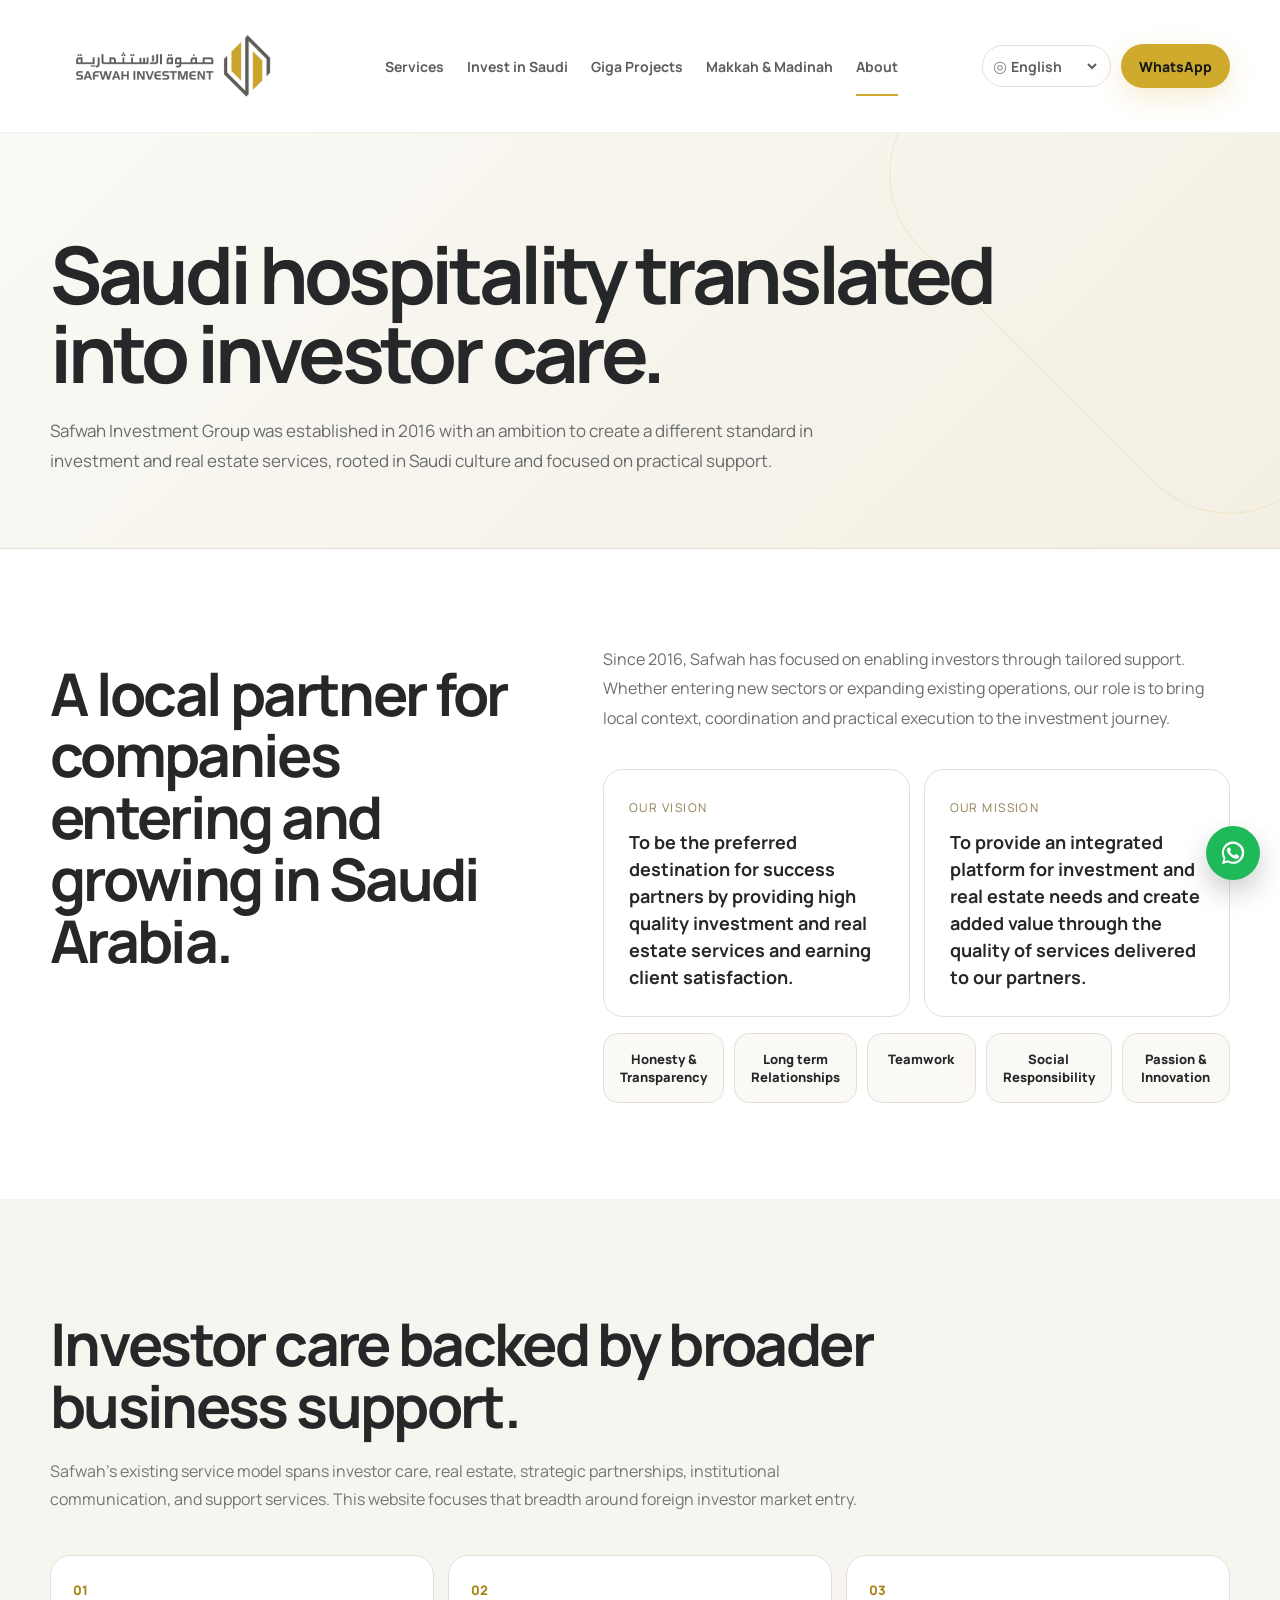
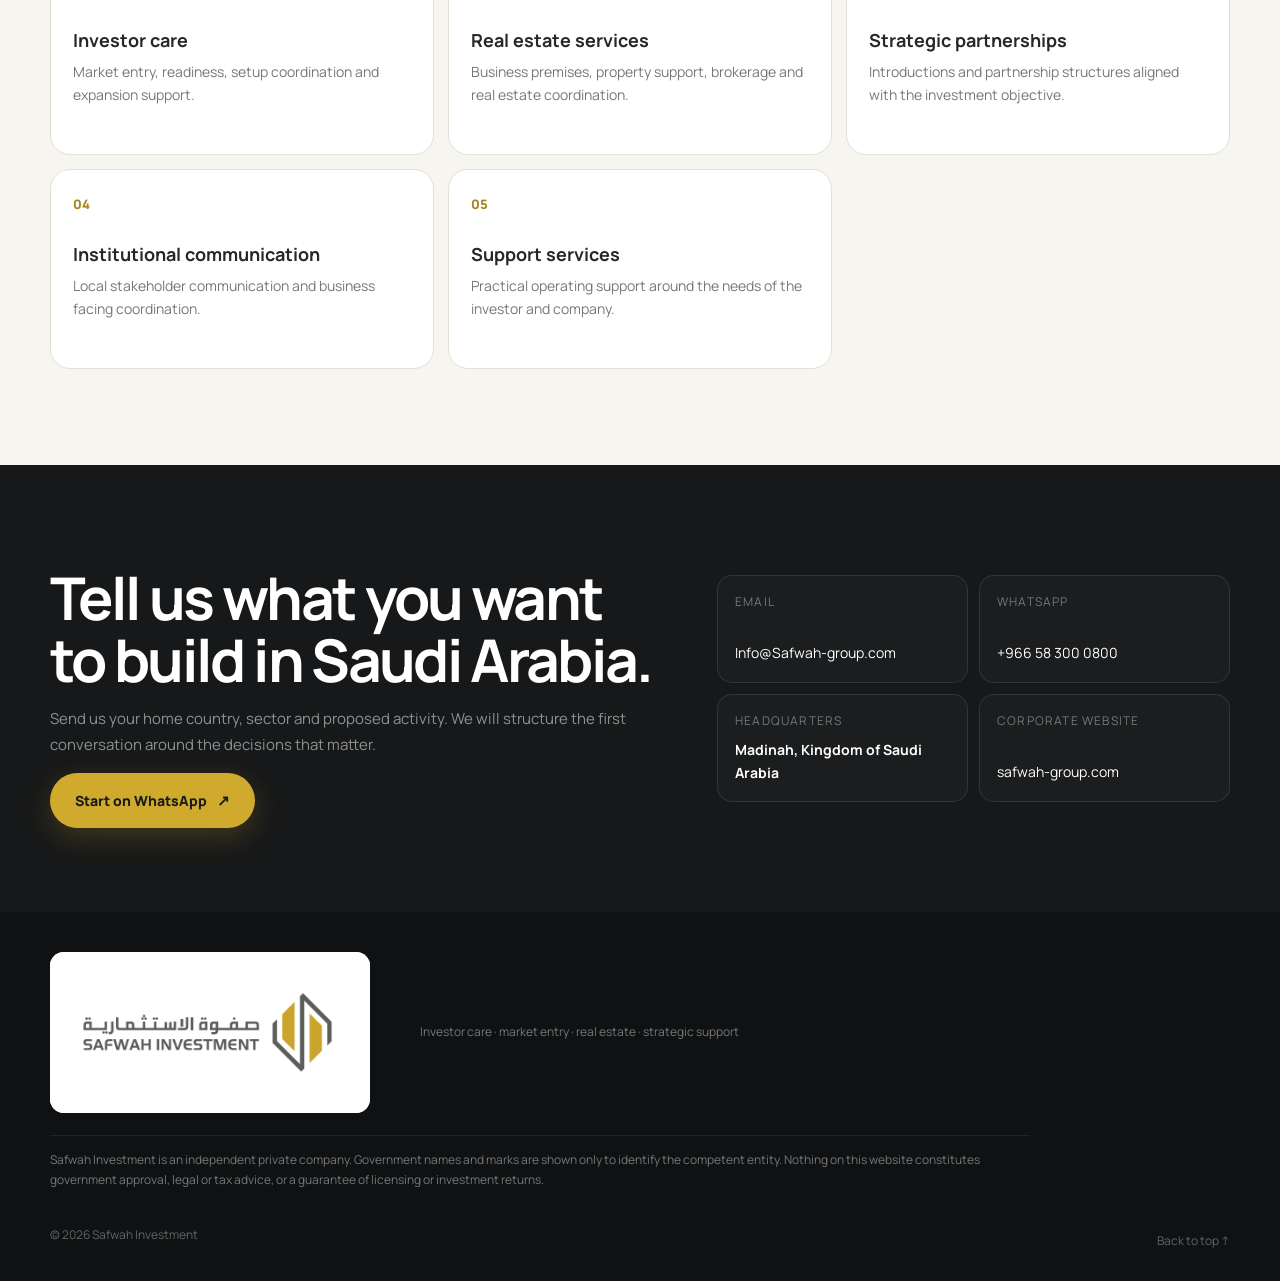
<file: about.html>
<!doctype html><html lang="en" dir="ltr"><head><meta charset="utf-8"><meta name="viewport" content="width=device-width,initial-scale=1,viewport-fit=cover"><meta name="theme-color" content="#5e5d5c"><meta name="description" content="Safwah Investment Group: Saudi-rooted investor care, investment and real-estate support since 2016."><meta property="og:title" content="About Safwah Investment"><meta property="og:description" content="Safwah Investment Group: Saudi-rooted investor care, investment and real-estate support since 2016."><meta property="og:type" content="website"><link rel="icon" type="image/svg+xml" href="assets/img/favicon.svg"><link rel="preconnect" href="https://fonts.googleapis.com"><link rel="preconnect" href="https://fonts.gstatic.com" crossorigin><link href="https://fonts.googleapis.com/css2?family=Manrope:wght@400;500;600;700;800&family=Noto+Kufi+Arabic:wght@400;500;600;700&display=swap" rel="stylesheet"><link rel="stylesheet" href="assets/css/styles.css?v=20260824f"><title>About Safwah Investment</title></head><body data-page="about"><a class="skip-link" href="#main">Skip to content</a>
<header class="site-header" id="top"><div class="shell header-row">
<a class="brand" href="index.html" aria-label="Safwah Investment"><img src="assets/img/safwah-logo-original.png?v=20260824b" alt="Safwah Investment" width="1456" height="732"></a>
<nav class="desktop-nav" aria-label="Primary navigation"><a href="services.html" class="" data-i18n="nav.services">Services</a><a href="invest-saudi.html" class="" data-i18n="nav.invest">Invest in Saudi</a><a href="giga-projects.html" class="" data-i18n="nav.projects">Giga Projects</a><a href="haramain.html" class="" data-i18n="nav.haramain">Makkah & Madinah</a><a href="about.html" class="active" data-i18n="nav.about">About</a></nav>
<div class="header-actions"><label class="language-control"><span class="globe" aria-hidden="true">◎</span><select id="languageSelect" aria-label="Select language"><option value="en">English</option><option value="ar">العربية</option><option value="ru">Русский</option><option value="zh">简体中文</option><option value="tr">Türkçe</option><option value="bn">বাংলা</option><option value="hi">हिन्दी</option><option value="ur">اردو</option><option value="pt">Português</option><option value="ko">한국어</option></select></label><a class="button button-sm button-primary whatsapp-top" data-whatsapp href="#" target="_blank" rel="noopener" data-i18n="nav.whatsapp">WhatsApp</a><button class="menu-button" id="menuButton" aria-label="Open menu" aria-expanded="false"><span></span><span></span><span></span></button></div>
</div><div class="mobile-menu" id="mobileMenu"><a href="services.html" data-i18n="nav.services">Services</a><a href="invest-saudi.html" data-i18n="nav.invest">Invest in Saudi</a><a href="giga-projects.html" data-i18n="nav.projects">Giga Projects</a><a href="haramain.html" data-i18n="nav.haramain">Makkah & Madinah</a><a href="about.html" data-i18n="nav.about">About</a></div></header><main id="main"><section class="page-hero"><div class="shell reveal"><div class="eyebrow"><span></span><span data-i18n="about.eyebrow">Safwah Investment</span></div><h1 data-i18n="about.title">Saudi hospitality translated into investor care.</h1><p data-i18n="about.lead">Safwah Investment Group was established in 2016 with an ambition to create a different standard in investment and real-estate services, rooted in Saudi culture and focused on practical support.</p></div></section><section class="section"><div class="shell about-grid"><div class="section-heading reveal"><div class="eyebrow"><span></span><span data-i18n="about.storyEyebrow">Our story</span></div><h2 data-i18n="about.storyTitle">A local partner for companies entering and growing in Saudi Arabia.</h2></div><div class="reveal"><p class="about-story" data-i18n="about.story">Since 2016, Safwah has focused on enabling investors through tailored support. Whether entering new sectors or expanding existing operations, our role is to bring local context, coordination and practical execution to the investment journey.</p><div class="statement-grid"><article class="statement-card"><span data-i18n="about.visionLabel">Our vision</span><h3 data-i18n="about.vision">To be the preferred destination for success partners by providing high-quality investment and real-estate services and earning client satisfaction.</h3></article><article class="statement-card"><span data-i18n="about.missionLabel">Our mission</span><h3 data-i18n="about.mission">To provide an integrated platform for investment and real-estate needs and create added value through the quality of services delivered to our partners.</h3></article></div><div class="values-grid" id="valuesGrid"></div></div></div></section><section class="section section-soft"><div class="shell"><div class="section-heading reveal"><div class="eyebrow"><span></span><span data-i18n="about.capabilitiesEyebrow">Capabilities</span></div><h2 data-i18n="about.capabilitiesTitle">Investor care backed by broader business support.</h2><p data-i18n="about.capabilitiesLead">Safwah’s existing service model spans investor care, real estate, strategic partnerships, institutional communication, and support services. This website focuses that breadth around foreign-investor market entry.</p></div><div class="opportunity-grid" id="aboutCapabilities"></div></div></section></main><section class="contact-section"><div class="shell contact-grid"><div class="contact-copy reveal"><div class="eyebrow light"><span></span><span data-i18n="contact.eyebrow">Start your journey</span></div><h2 data-i18n="contact.title">Tell us what you want to build in Saudi Arabia.</h2><p data-i18n="contact.lead">Send us your home country, sector and proposed activity. We will structure the first conversation around the decisions that matter.</p><a class="button button-gold button-large" data-whatsapp href="#" target="_blank" rel="noopener"><span data-i18n="contact.cta">Start on WhatsApp</span><span class="arrow">↗</span></a></div><div class="contact-details reveal"><div><span data-i18n="contact.emailLabel">Email</span><a href="mailto:Info@Safwah-group.com">Info@Safwah-group.com</a></div><div><span data-i18n="contact.whatsappLabel">WhatsApp</span><a data-whatsapp href="#" target="_blank" rel="noopener">+966 58 300 0800</a></div><div><span data-i18n="contact.hqLabel">Headquarters</span><strong data-i18n="contact.hq">Madinah, Kingdom of Saudi Arabia</strong></div><div><span data-i18n="contact.websiteLabel">Corporate website</span><a href="https://safwah-group.com/" target="_blank" rel="noopener">safwah-group.com</a></div></div></div></section>
<footer class="site-footer"><div class="shell footer-grid"><img src="assets/img/safwah-logo-original.png?v=20260824b" alt="Safwah Investment" class="footer-logo" width="1456" height="732"><p data-i18n="footer.copy">Investor care · market entry · real estate · strategic support</p><p class="footer-legal" data-i18n="footer.legal">Safwah Investment is an independent private company. Government names and marks are shown only to identify the competent entity. Nothing on this website constitutes government approval, legal or tax advice, or a guarantee of licensing or investment returns.</p><div class="footer-bottom"><span>© 2026 Safwah Investment</span><a href="#top" data-i18n="footer.back">Back to top ↑</a></div></div></footer>
<a class="floating-whatsapp" data-whatsapp href="#" target="_blank" rel="noopener" aria-label="WhatsApp Safwah Investment"><svg viewBox="0 0 32 32" aria-hidden="true"><path d="M16 3a12.6 12.6 0 0 0-10.9 19L3.5 28.5l6.7-1.6A12.7 12.7 0 1 0 16 3Zm0 22.9a10.2 10.2 0 0 1-5.2-1.4l-.4-.2-4 .9 1-3.9-.3-.4a10.2 10.2 0 1 1 8.9 5Zm5.6-7.7c-.3-.2-1.8-.9-2.1-1-.3-.1-.5-.2-.7.2-.2.3-.8 1-1 1.2-.2.2-.4.2-.7.1-1.9-.9-3.2-1.7-4.4-3.8-.3-.5.3-.5.9-1.8.1-.2.1-.4 0-.6-.1-.2-.7-1.7-1-2.3-.3-.6-.5-.5-.7-.5h-.6c-.2 0-.6.1-.9.4-.3.3-1.2 1.2-1.2 2.9s1.2 3.4 1.4 3.6c.2.2 2.4 3.7 5.9 5.2.8.4 1.5.6 2 .7.8.3 1.6.2 2.2.1.7-.1 1.8-.7 2-1.4.3-.7.3-1.3.2-1.4-.1-.2-.3-.3-.6-.4Z"/></svg></a><script src="assets/js/app.js"></script><script src="assets/js/text-polish.js?v=20260824d"></script></body></html>
</file>
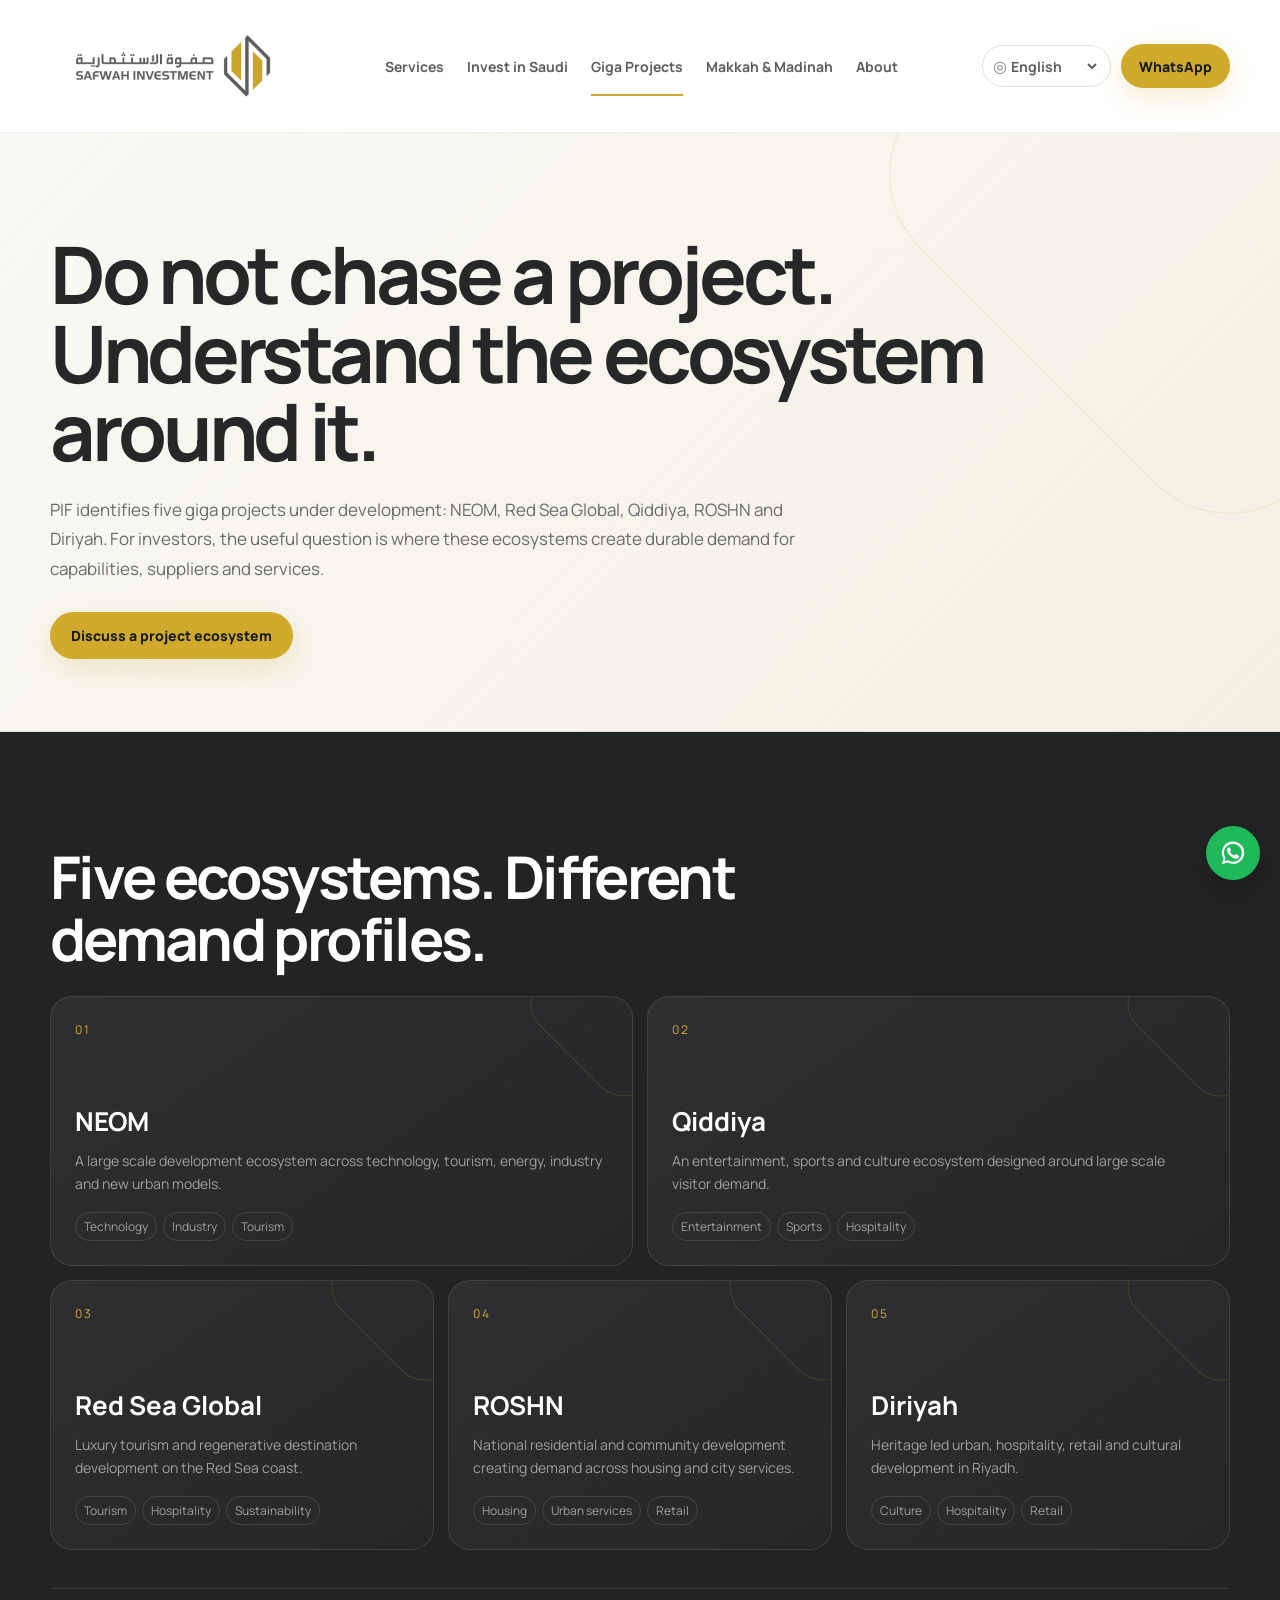
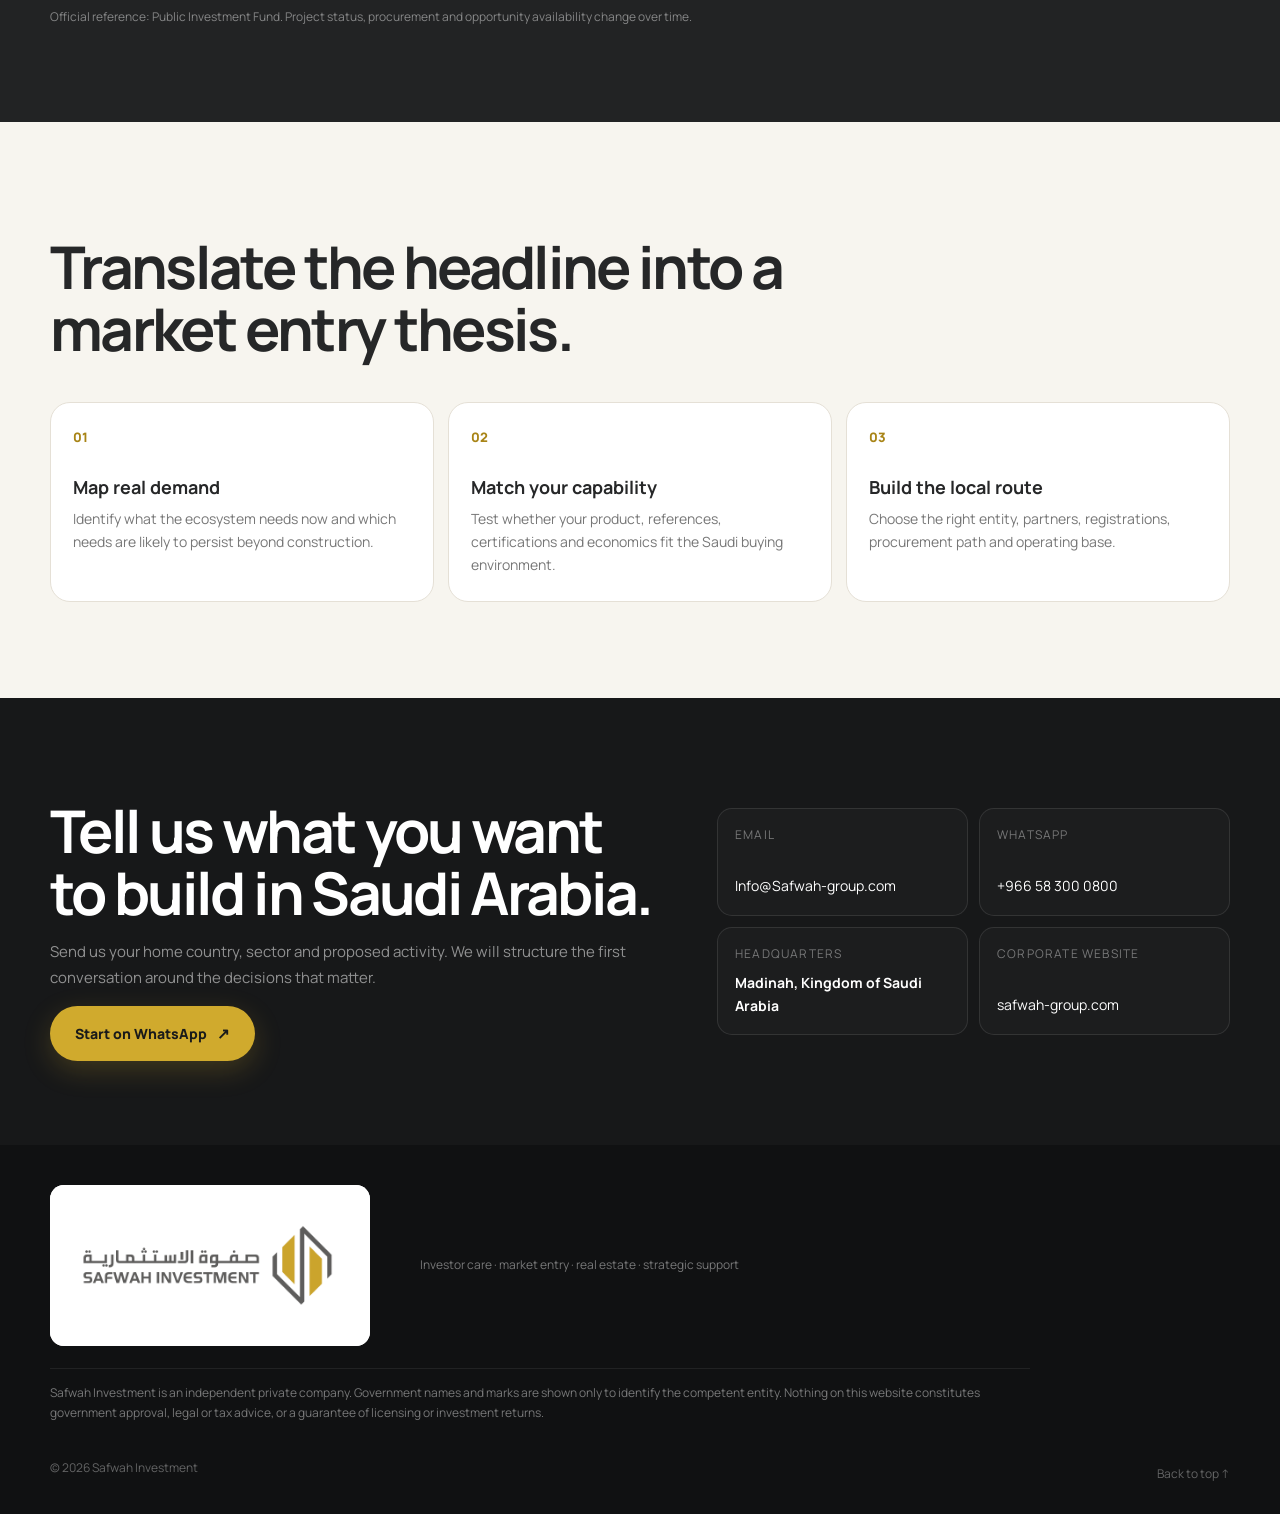
<file: giga-projects.html>
<!doctype html><html lang="en" dir="ltr"><head><meta charset="utf-8"><meta name="viewport" content="width=device-width,initial-scale=1,viewport-fit=cover"><meta name="theme-color" content="#5e5d5c"><meta name="description" content="Understand opportunity ecosystems around Saudi Arabia’s PIF giga-projects."><meta property="og:title" content="Saudi Giga Projects — Safwah Investment"><meta property="og:description" content="Understand opportunity ecosystems around Saudi Arabia’s PIF giga-projects."><meta property="og:type" content="website"><link rel="icon" type="image/svg+xml" href="assets/img/favicon.svg"><link rel="preconnect" href="https://fonts.googleapis.com"><link rel="preconnect" href="https://fonts.gstatic.com" crossorigin><link href="https://fonts.googleapis.com/css2?family=Manrope:wght@400;500;600;700;800&family=Noto+Kufi+Arabic:wght@400;500;600;700&display=swap" rel="stylesheet"><link rel="stylesheet" href="assets/css/styles.css?v=20260824f"><title>Saudi Giga Projects — Safwah Investment</title></head><body data-page="projects"><a class="skip-link" href="#main">Skip to content</a>
<header class="site-header" id="top"><div class="shell header-row">
<a class="brand" href="index.html" aria-label="Safwah Investment"><img src="assets/img/safwah-logo-original.png?v=20260824b" alt="Safwah Investment" width="1456" height="732"></a>
<nav class="desktop-nav" aria-label="Primary navigation"><a href="services.html" class="" data-i18n="nav.services">Services</a><a href="invest-saudi.html" class="" data-i18n="nav.invest">Invest in Saudi</a><a href="giga-projects.html" class="active" data-i18n="nav.projects">Giga Projects</a><a href="haramain.html" class="" data-i18n="nav.haramain">Makkah & Madinah</a><a href="about.html" class="" data-i18n="nav.about">About</a></nav>
<div class="header-actions"><label class="language-control"><span class="globe" aria-hidden="true">◎</span><select id="languageSelect" aria-label="Select language"><option value="en">English</option><option value="ar">العربية</option><option value="ru">Русский</option><option value="zh">简体中文</option><option value="tr">Türkçe</option><option value="bn">বাংলা</option><option value="hi">हिन्दी</option><option value="ur">اردو</option><option value="pt">Português</option><option value="ko">한국어</option></select></label><a class="button button-sm button-primary whatsapp-top" data-whatsapp href="#" target="_blank" rel="noopener" data-i18n="nav.whatsapp">WhatsApp</a><button class="menu-button" id="menuButton" aria-label="Open menu" aria-expanded="false"><span></span><span></span><span></span></button></div>
</div><div class="mobile-menu" id="mobileMenu"><a href="services.html" data-i18n="nav.services">Services</a><a href="invest-saudi.html" data-i18n="nav.invest">Invest in Saudi</a><a href="giga-projects.html" data-i18n="nav.projects">Giga Projects</a><a href="haramain.html" data-i18n="nav.haramain">Makkah & Madinah</a><a href="about.html" data-i18n="nav.about">About</a></div></header><main id="main"><section class="page-hero"><div class="shell reveal"><div class="eyebrow"><span></span><span data-i18n="projects.eyebrow">Saudi giga-project ecosystems</span></div><h1 data-i18n="projects.title">Do not chase a project. Understand the ecosystem around it.</h1><p data-i18n="projects.lead">PIF identifies five giga-projects under development: NEOM, Red Sea Global, Qiddiya, ROSHN and Diriyah. For investors, the useful question is where these ecosystems create durable demand for capabilities, suppliers and services.</p><div class="page-actions"><a class="button button-primary" data-whatsapp href="#" target="_blank" rel="noopener" data-i18n="projects.cta">Discuss a project ecosystem</a></div></div></section><section class="section section-dark"><div class="shell"><div class="section-heading reveal"><div class="eyebrow light"><span></span><span data-i18n="projects.mapEyebrow">Opportunity map</span></div><h2 data-i18n="projects.mapTitle">Five ecosystems. Different demand profiles.</h2></div><div class="project-grid" id="projectsGrid"></div><div class="source-box" style="border-color:rgba(255,255,255,.1);color:rgba(255,255,255,.45)"><span data-i18n="projects.sourceNote">Official reference: Public Investment Fund. Project status, procurement and opportunity availability change over time.</span></div></div></section><section class="section section-soft"><div class="shell"><div class="section-heading reveal"><div class="eyebrow"><span></span><span data-i18n="projects.approachEyebrow">Safwah approach</span></div><h2 data-i18n="projects.approachTitle">Translate the headline into a market-entry thesis.</h2></div><div class="opportunity-grid" id="projectApproach"></div></div></section></main><section class="contact-section"><div class="shell contact-grid"><div class="contact-copy reveal"><div class="eyebrow light"><span></span><span data-i18n="contact.eyebrow">Start your journey</span></div><h2 data-i18n="contact.title">Tell us what you want to build in Saudi Arabia.</h2><p data-i18n="contact.lead">Send us your home country, sector and proposed activity. We will structure the first conversation around the decisions that matter.</p><a class="button button-gold button-large" data-whatsapp href="#" target="_blank" rel="noopener"><span data-i18n="contact.cta">Start on WhatsApp</span><span class="arrow">↗</span></a></div><div class="contact-details reveal"><div><span data-i18n="contact.emailLabel">Email</span><a href="mailto:Info@Safwah-group.com">Info@Safwah-group.com</a></div><div><span data-i18n="contact.whatsappLabel">WhatsApp</span><a data-whatsapp href="#" target="_blank" rel="noopener">+966 58 300 0800</a></div><div><span data-i18n="contact.hqLabel">Headquarters</span><strong data-i18n="contact.hq">Madinah, Kingdom of Saudi Arabia</strong></div><div><span data-i18n="contact.websiteLabel">Corporate website</span><a href="https://safwah-group.com/" target="_blank" rel="noopener">safwah-group.com</a></div></div></div></section>
<footer class="site-footer"><div class="shell footer-grid"><img src="assets/img/safwah-logo-original.png?v=20260824b" alt="Safwah Investment" class="footer-logo" width="1456" height="732"><p data-i18n="footer.copy">Investor care · market entry · real estate · strategic support</p><p class="footer-legal" data-i18n="footer.legal">Safwah Investment is an independent private company. Government names and marks are shown only to identify the competent entity. Nothing on this website constitutes government approval, legal or tax advice, or a guarantee of licensing or investment returns.</p><div class="footer-bottom"><span>© 2026 Safwah Investment</span><a href="#top" data-i18n="footer.back">Back to top ↑</a></div></div></footer>
<a class="floating-whatsapp" data-whatsapp href="#" target="_blank" rel="noopener" aria-label="WhatsApp Safwah Investment"><svg viewBox="0 0 32 32" aria-hidden="true"><path d="M16 3a12.6 12.6 0 0 0-10.9 19L3.5 28.5l6.7-1.6A12.7 12.7 0 1 0 16 3Zm0 22.9a10.2 10.2 0 0 1-5.2-1.4l-.4-.2-4 .9 1-3.9-.3-.4a10.2 10.2 0 1 1 8.9 5Zm5.6-7.7c-.3-.2-1.8-.9-2.1-1-.3-.1-.5-.2-.7.2-.2.3-.8 1-1 1.2-.2.2-.4.2-.7.1-1.9-.9-3.2-1.7-4.4-3.8-.3-.5.3-.5.9-1.8.1-.2.1-.4 0-.6-.1-.2-.7-1.7-1-2.3-.3-.6-.5-.5-.7-.5h-.6c-.2 0-.6.1-.9.4-.3.3-1.2 1.2-1.2 2.9s1.2 3.4 1.4 3.6c.2.2 2.4 3.7 5.9 5.2.8.4 1.5.6 2 .7.8.3 1.6.2 2.2.1.7-.1 1.8-.7 2-1.4.3-.7.3-1.3.2-1.4-.1-.2-.3-.3-.6-.4Z"/></svg></a><script src="assets/js/app.js"></script><script src="assets/js/text-polish.js?v=20260824d"></script></body></html>
</file>
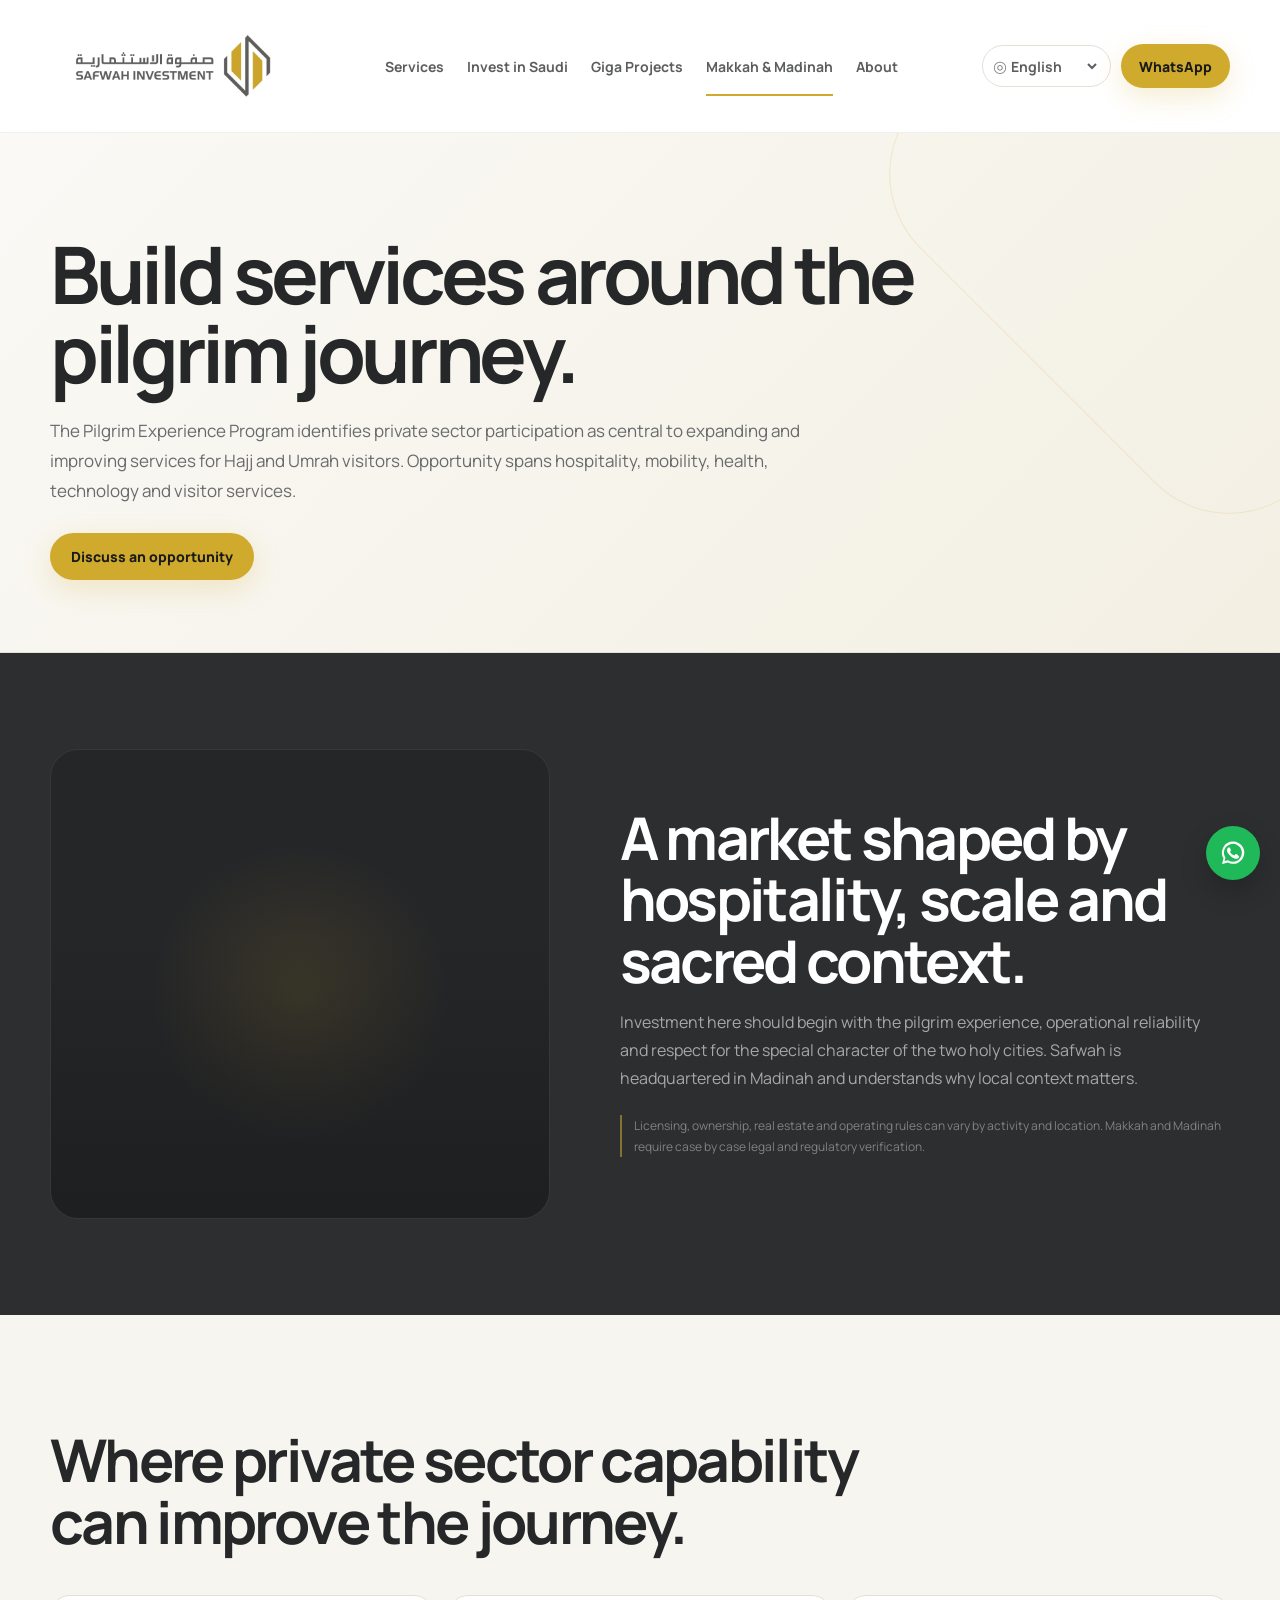
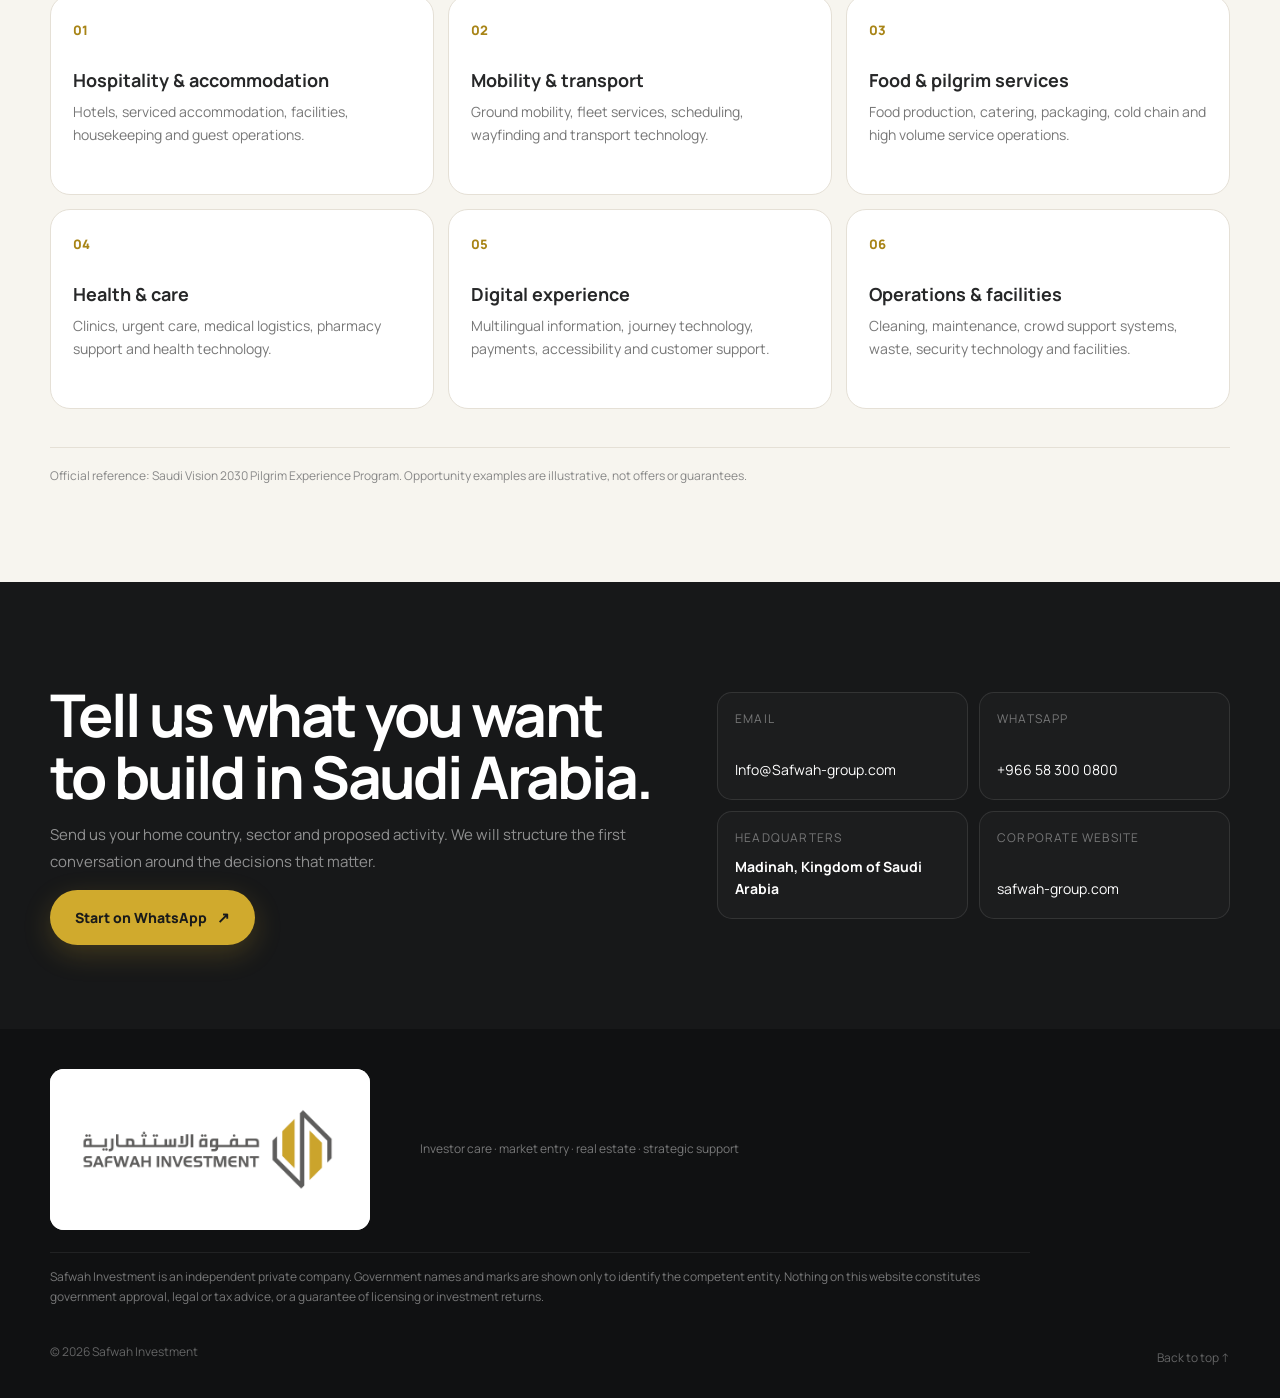
<file: haramain.html>
<!doctype html><html lang="en" dir="ltr"><head><meta charset="utf-8"><meta name="viewport" content="width=device-width,initial-scale=1,viewport-fit=cover"><meta name="theme-color" content="#5e5d5c"><meta name="description" content="Explore investor opportunity themes linked to the pilgrim experience in Makkah and Madinah."><meta property="og:title" content="Makkah & Madinah Opportunities — Safwah Investment"><meta property="og:description" content="Explore investor opportunity themes linked to the pilgrim experience in Makkah and Madinah."><meta property="og:type" content="website"><link rel="icon" type="image/svg+xml" href="assets/img/favicon.svg"><link rel="preconnect" href="https://fonts.googleapis.com"><link rel="preconnect" href="https://fonts.gstatic.com" crossorigin><link href="https://fonts.googleapis.com/css2?family=Manrope:wght@400;500;600;700;800&family=Noto+Kufi+Arabic:wght@400;500;600;700&display=swap" rel="stylesheet"><link rel="stylesheet" href="assets/css/styles.css?v=20260824f"><title>Makkah & Madinah Opportunities — Safwah Investment</title></head><body data-page="haramain"><a class="skip-link" href="#main">Skip to content</a>
<header class="site-header" id="top"><div class="shell header-row">
<a class="brand" href="index.html" aria-label="Safwah Investment"><img src="assets/img/safwah-logo-original.png?v=20260824b" alt="Safwah Investment" width="1456" height="732"></a>
<nav class="desktop-nav" aria-label="Primary navigation"><a href="services.html" class="" data-i18n="nav.services">Services</a><a href="invest-saudi.html" class="" data-i18n="nav.invest">Invest in Saudi</a><a href="giga-projects.html" class="" data-i18n="nav.projects">Giga Projects</a><a href="haramain.html" class="active" data-i18n="nav.haramain">Makkah & Madinah</a><a href="about.html" class="" data-i18n="nav.about">About</a></nav>
<div class="header-actions"><label class="language-control"><span class="globe" aria-hidden="true">◎</span><select id="languageSelect" aria-label="Select language"><option value="en">English</option><option value="ar">العربية</option><option value="ru">Русский</option><option value="zh">简体中文</option><option value="tr">Türkçe</option><option value="bn">বাংলা</option><option value="hi">हिन्दी</option><option value="ur">اردو</option><option value="pt">Português</option><option value="ko">한국어</option></select></label><a class="button button-sm button-primary whatsapp-top" data-whatsapp href="#" target="_blank" rel="noopener" data-i18n="nav.whatsapp">WhatsApp</a><button class="menu-button" id="menuButton" aria-label="Open menu" aria-expanded="false"><span></span><span></span><span></span></button></div>
</div><div class="mobile-menu" id="mobileMenu"><a href="services.html" data-i18n="nav.services">Services</a><a href="invest-saudi.html" data-i18n="nav.invest">Invest in Saudi</a><a href="giga-projects.html" data-i18n="nav.projects">Giga Projects</a><a href="haramain.html" data-i18n="nav.haramain">Makkah & Madinah</a><a href="about.html" data-i18n="nav.about">About</a></div></header><main id="main"><section class="page-hero"><div class="shell reveal"><div class="eyebrow"><span></span><span data-i18n="haramain.eyebrow">Makkah & Madinah</span></div><h1 data-i18n="haramain.title">Build services around the pilgrim journey.</h1><p data-i18n="haramain.lead">The Pilgrim Experience Program identifies private-sector participation as central to expanding and improving services for Hajj and Umrah visitors. Opportunity spans hospitality, mobility, health, technology and visitor services.</p><div class="page-actions"><a class="button button-primary" data-whatsapp href="#" target="_blank" rel="noopener" data-i18n="haramain.cta">Discuss an opportunity</a></div></div></section><section class="section haramain-band"><div class="shell haramain-grid"><div class="haramain-art reveal"><svg viewBox="0 0 720 470" fill="none" aria-hidden="true"><path d="M93 377h534M148 377V253h94v124M478 377V253h94v124M242 377V210h236v167M282 210v-56h156v56M319 154V91h82v63" stroke="#D0AA2D" stroke-width="4"/><path d="M309 91c15-32 37-48 51-48s37 16 51 48" stroke="#D0AA2D" stroke-width="4"/><path d="M120 377V181m480 196V181M103 181h34m446 0h34M111 167h18m462 0h18M119 153h2m478 0h2" stroke="#767779" stroke-width="4"/><path d="M120 153v-49m480 49v-49M112 104h16m464 0h16" stroke="#D0AA2D" stroke-width="4"/></svg></div><div class="haramain-copy reveal"><div class="eyebrow light"><span></span><span data-i18n="haramain.contextEyebrow">Serve with respect</span></div><h2 data-i18n="haramain.contextTitle">A market shaped by hospitality, scale and sacred context.</h2><p data-i18n="haramain.contextLead">Investment here should begin with the pilgrim experience, operational reliability and respect for the special character of the two holy cities. Safwah is headquartered in Madinah and understands why local context matters.</p><p class="haramain-note" data-i18n="haramain.note">Licensing, ownership, real-estate and operating rules can vary by activity and location. Makkah and Madinah require case-by-case legal and regulatory verification.</p></div></div></section><section class="section section-soft"><div class="shell"><div class="section-heading reveal"><div class="eyebrow"><span></span><span data-i18n="haramain.opportunityEyebrow">Opportunity themes</span></div><h2 data-i18n="haramain.opportunityTitle">Where private-sector capability can improve the journey.</h2></div><div class="opportunity-grid" id="haramainOpportunities"></div><div class="source-box"><span data-i18n="haramain.sourceNote">Official reference: Saudi Vision 2030 Pilgrim Experience Program. Opportunity examples are illustrative, not offers or guarantees.</span></div></div></section></main><section class="contact-section"><div class="shell contact-grid"><div class="contact-copy reveal"><div class="eyebrow light"><span></span><span data-i18n="contact.eyebrow">Start your journey</span></div><h2 data-i18n="contact.title">Tell us what you want to build in Saudi Arabia.</h2><p data-i18n="contact.lead">Send us your home country, sector and proposed activity. We will structure the first conversation around the decisions that matter.</p><a class="button button-gold button-large" data-whatsapp href="#" target="_blank" rel="noopener"><span data-i18n="contact.cta">Start on WhatsApp</span><span class="arrow">↗</span></a></div><div class="contact-details reveal"><div><span data-i18n="contact.emailLabel">Email</span><a href="mailto:Info@Safwah-group.com">Info@Safwah-group.com</a></div><div><span data-i18n="contact.whatsappLabel">WhatsApp</span><a data-whatsapp href="#" target="_blank" rel="noopener">+966 58 300 0800</a></div><div><span data-i18n="contact.hqLabel">Headquarters</span><strong data-i18n="contact.hq">Madinah, Kingdom of Saudi Arabia</strong></div><div><span data-i18n="contact.websiteLabel">Corporate website</span><a href="https://safwah-group.com/" target="_blank" rel="noopener">safwah-group.com</a></div></div></div></section>
<footer class="site-footer"><div class="shell footer-grid"><img src="assets/img/safwah-logo-original.png?v=20260824b" alt="Safwah Investment" class="footer-logo" width="1456" height="732"><p data-i18n="footer.copy">Investor care · market entry · real estate · strategic support</p><p class="footer-legal" data-i18n="footer.legal">Safwah Investment is an independent private company. Government names and marks are shown only to identify the competent entity. Nothing on this website constitutes government approval, legal or tax advice, or a guarantee of licensing or investment returns.</p><div class="footer-bottom"><span>© 2026 Safwah Investment</span><a href="#top" data-i18n="footer.back">Back to top ↑</a></div></div></footer>
<a class="floating-whatsapp" data-whatsapp href="#" target="_blank" rel="noopener" aria-label="WhatsApp Safwah Investment"><svg viewBox="0 0 32 32" aria-hidden="true"><path d="M16 3a12.6 12.6 0 0 0-10.9 19L3.5 28.5l6.7-1.6A12.7 12.7 0 1 0 16 3Zm0 22.9a10.2 10.2 0 0 1-5.2-1.4l-.4-.2-4 .9 1-3.9-.3-.4a10.2 10.2 0 1 1 8.9 5Zm5.6-7.7c-.3-.2-1.8-.9-2.1-1-.3-.1-.5-.2-.7.2-.2.3-.8 1-1 1.2-.2.2-.4.2-.7.1-1.9-.9-3.2-1.7-4.4-3.8-.3-.5.3-.5.9-1.8.1-.2.1-.4 0-.6-.1-.2-.7-1.7-1-2.3-.3-.6-.5-.5-.7-.5h-.6c-.2 0-.6.1-.9.4-.3.3-1.2 1.2-1.2 2.9s1.2 3.4 1.4 3.6c.2.2 2.4 3.7 5.9 5.2.8.4 1.5.6 2 .7.8.3 1.6.2 2.2.1.7-.1 1.8-.7 2-1.4.3-.7.3-1.3.2-1.4-.1-.2-.3-.3-.6-.4Z"/></svg></a><script src="assets/js/app.js"></script><script src="assets/js/text-polish.js?v=20260824d"></script></body></html>
</file>
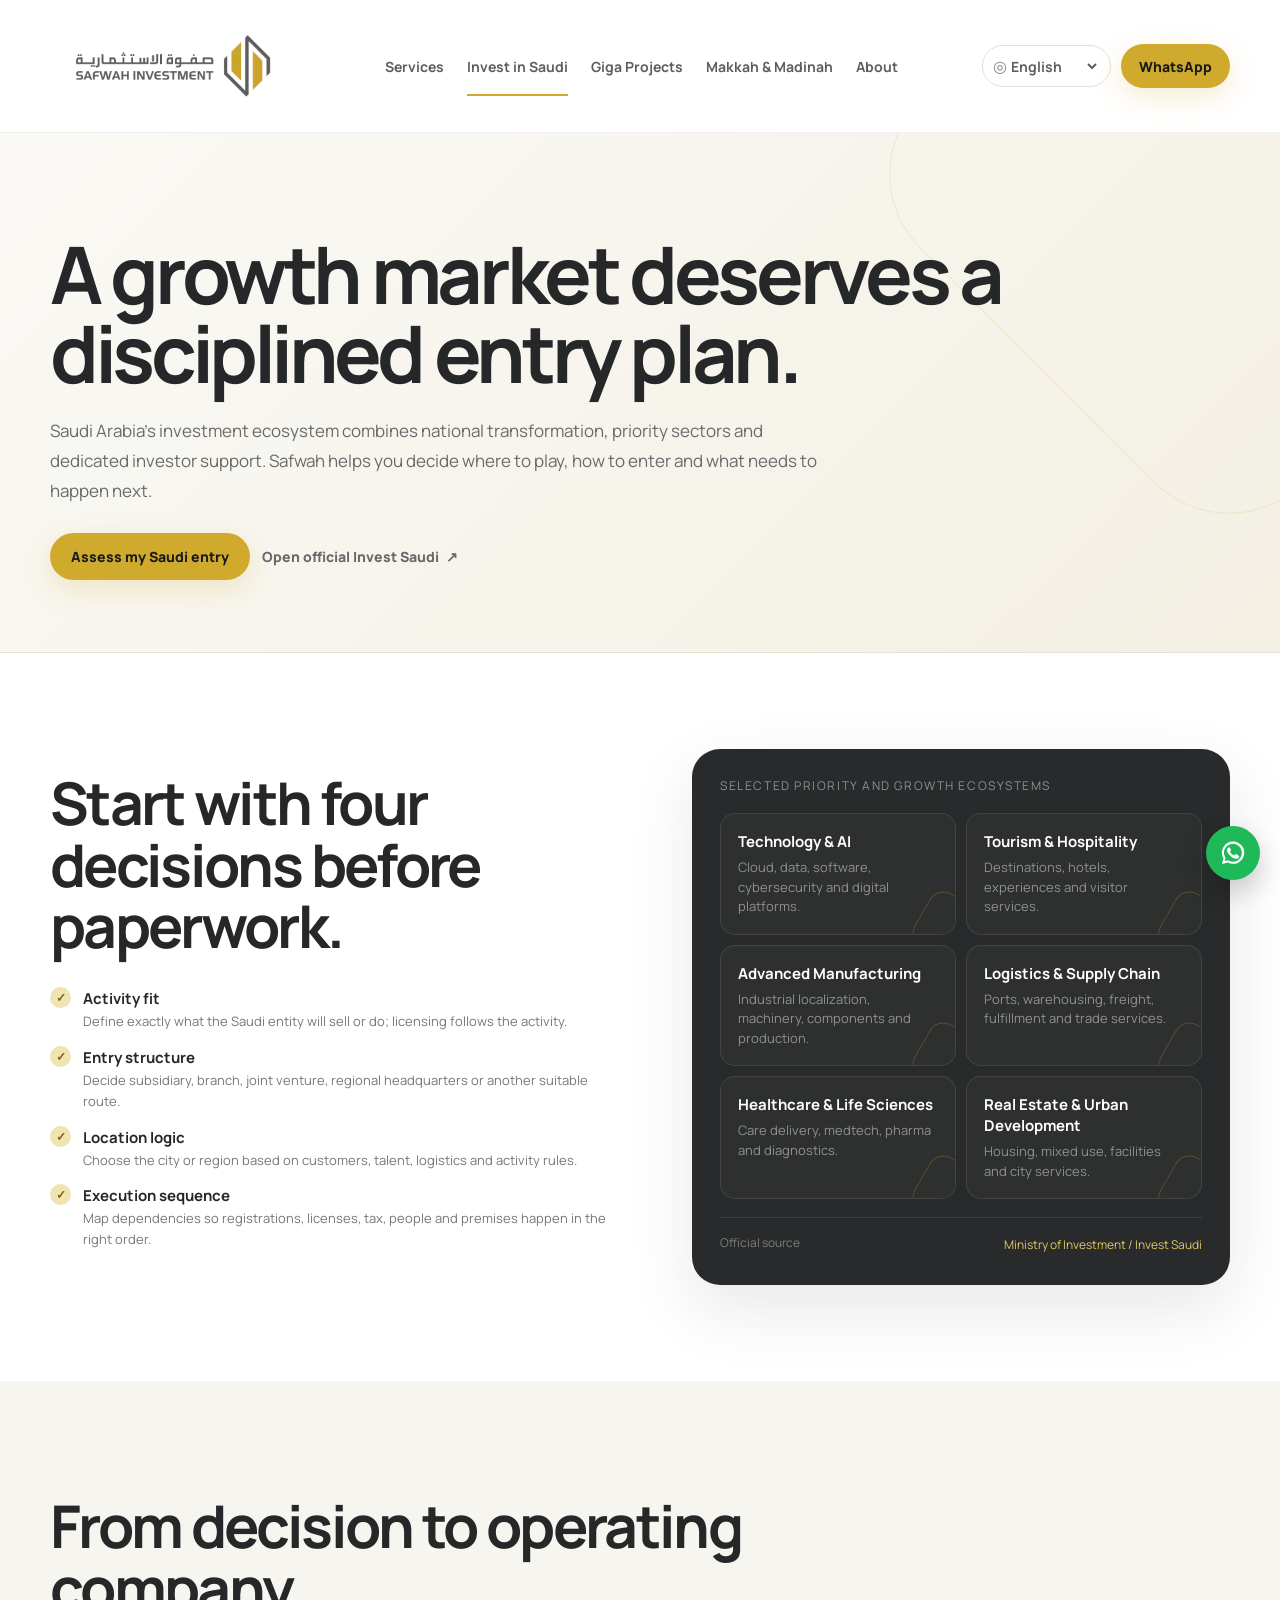
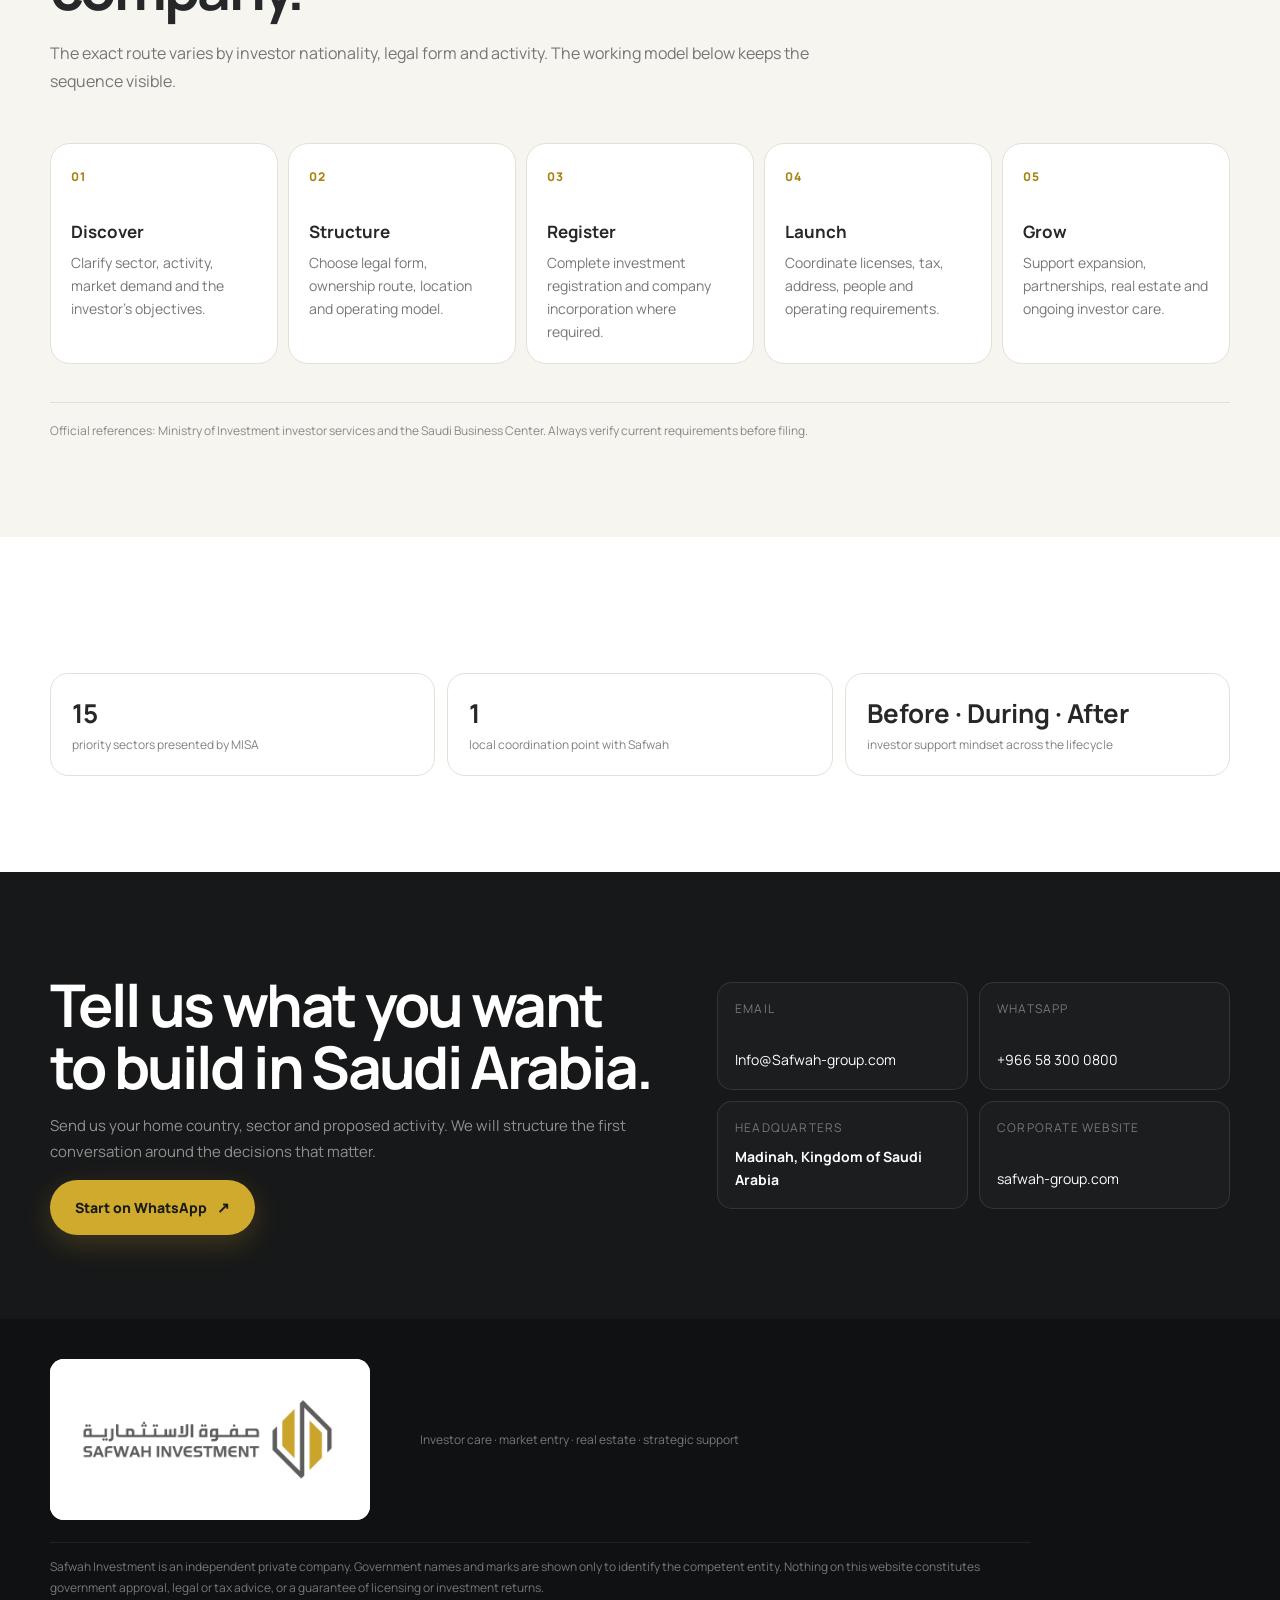
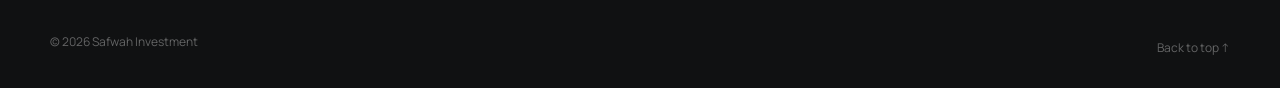
<file: invest-saudi.html>
<!doctype html><html lang="en" dir="ltr"><head><meta charset="utf-8"><meta name="viewport" content="width=device-width,initial-scale=1,viewport-fit=cover"><meta name="theme-color" content="#5e5d5c"><meta name="description" content="Build a disciplined market-entry plan for investing and operating in Saudi Arabia."><meta property="og:title" content="Invest in Saudi Arabia — Safwah Investment"><meta property="og:description" content="Build a disciplined market-entry plan for investing and operating in Saudi Arabia."><meta property="og:type" content="website"><link rel="icon" type="image/svg+xml" href="assets/img/favicon.svg"><link rel="preconnect" href="https://fonts.googleapis.com"><link rel="preconnect" href="https://fonts.gstatic.com" crossorigin><link href="https://fonts.googleapis.com/css2?family=Manrope:wght@400;500;600;700;800&family=Noto+Kufi+Arabic:wght@400;500;600;700&display=swap" rel="stylesheet"><link rel="stylesheet" href="assets/css/styles.css?v=20260824f"><title>Invest in Saudi Arabia — Safwah Investment</title></head><body data-page="invest"><a class="skip-link" href="#main">Skip to content</a>
<header class="site-header" id="top"><div class="shell header-row">
<a class="brand" href="index.html" aria-label="Safwah Investment"><img src="assets/img/safwah-logo-original.png?v=20260824b" alt="Safwah Investment" width="1456" height="732"></a>
<nav class="desktop-nav" aria-label="Primary navigation"><a href="services.html" class="" data-i18n="nav.services">Services</a><a href="invest-saudi.html" class="active" data-i18n="nav.invest">Invest in Saudi</a><a href="giga-projects.html" class="" data-i18n="nav.projects">Giga Projects</a><a href="haramain.html" class="" data-i18n="nav.haramain">Makkah & Madinah</a><a href="about.html" class="" data-i18n="nav.about">About</a></nav>
<div class="header-actions"><label class="language-control"><span class="globe" aria-hidden="true">◎</span><select id="languageSelect" aria-label="Select language"><option value="en">English</option><option value="ar">العربية</option><option value="ru">Русский</option><option value="zh">简体中文</option><option value="tr">Türkçe</option><option value="bn">বাংলা</option><option value="hi">हिन्दी</option><option value="ur">اردو</option><option value="pt">Português</option><option value="ko">한국어</option></select></label><a class="button button-sm button-primary whatsapp-top" data-whatsapp href="#" target="_blank" rel="noopener" data-i18n="nav.whatsapp">WhatsApp</a><button class="menu-button" id="menuButton" aria-label="Open menu" aria-expanded="false"><span></span><span></span><span></span></button></div>
</div><div class="mobile-menu" id="mobileMenu"><a href="services.html" data-i18n="nav.services">Services</a><a href="invest-saudi.html" data-i18n="nav.invest">Invest in Saudi</a><a href="giga-projects.html" data-i18n="nav.projects">Giga Projects</a><a href="haramain.html" data-i18n="nav.haramain">Makkah & Madinah</a><a href="about.html" data-i18n="nav.about">About</a></div></header><main id="main"><section class="page-hero"><div class="shell reveal"><div class="eyebrow"><span></span><span data-i18n="invest.eyebrow">Invest in Saudi Arabia</span></div><h1 data-i18n="invest.title">A growth market deserves a disciplined entry plan.</h1><p data-i18n="invest.lead">Saudi Arabia’s investment ecosystem combines national transformation, priority sectors and dedicated investor support. Safwah helps you decide where to play, how to enter and what needs to happen next.</p><div class="page-actions"><a class="button button-primary" data-whatsapp href="#" target="_blank" rel="noopener" data-i18n="invest.cta">Assess my Saudi entry</a><a class="text-link" href="https://investsaudi.sa/" target="_blank" rel="noopener"><span data-i18n="invest.official">Open official Invest Saudi</span><span>↗</span></a></div></div></section><section class="section"><div class="shell invest-grid"><div class="invest-copy reveal"><div class="eyebrow"><span></span><span data-i18n="invest.planEyebrow">Entry planning</span></div><h2 data-i18n="invest.planTitle">Start with four decisions before paperwork.</h2><div class="feature-list" id="investFeatures"></div></div><div class="sector-panel reveal"><div class="panel-kicker" data-i18n="invest.sectorsLabel">Selected priority and growth ecosystems</div><div class="sector-grid" id="sectorGrid"></div><div class="source-note"><span data-i18n="common.officialSource">Official source</span><a href="https://misa.gov.sa/" target="_blank" rel="noopener">Ministry of Investment / Invest Saudi</a></div></div></div></section><section class="section section-soft"><div class="shell"><div class="section-heading reveal"><div class="eyebrow"><span></span><span data-i18n="invest.pathEyebrow">Market-entry path</span></div><h2 data-i18n="invest.pathTitle">From decision to operating company.</h2><p data-i18n="invest.pathLead">The exact route varies by investor nationality, legal form and activity. The working model below keeps the sequence visible.</p></div><div class="journey-grid" id="journeyGrid"></div><div class="source-box"><span data-i18n="invest.sourceNote">Official references: Ministry of Investment investor services and the Saudi Business Center. Always verify current requirements before filing.</span></div></div></section><section class="section"><div class="shell"><div class="metric-row"><div class="metric"><strong>15</strong><span data-i18n="invest.metric1">priority sectors presented by MISA</span></div><div class="metric"><strong>1</strong><span data-i18n="invest.metric2">local coordination point with Safwah</span></div><div class="metric"><strong data-i18n="invest.metric3a">Before · During · After</strong><span data-i18n="invest.metric3">investor-support mindset across the lifecycle</span></div></div></div></section></main><section class="contact-section"><div class="shell contact-grid"><div class="contact-copy reveal"><div class="eyebrow light"><span></span><span data-i18n="contact.eyebrow">Start your journey</span></div><h2 data-i18n="contact.title">Tell us what you want to build in Saudi Arabia.</h2><p data-i18n="contact.lead">Send us your home country, sector and proposed activity. We will structure the first conversation around the decisions that matter.</p><a class="button button-gold button-large" data-whatsapp href="#" target="_blank" rel="noopener"><span data-i18n="contact.cta">Start on WhatsApp</span><span class="arrow">↗</span></a></div><div class="contact-details reveal"><div><span data-i18n="contact.emailLabel">Email</span><a href="mailto:Info@Safwah-group.com">Info@Safwah-group.com</a></div><div><span data-i18n="contact.whatsappLabel">WhatsApp</span><a data-whatsapp href="#" target="_blank" rel="noopener">+966 58 300 0800</a></div><div><span data-i18n="contact.hqLabel">Headquarters</span><strong data-i18n="contact.hq">Madinah, Kingdom of Saudi Arabia</strong></div><div><span data-i18n="contact.websiteLabel">Corporate website</span><a href="https://safwah-group.com/" target="_blank" rel="noopener">safwah-group.com</a></div></div></div></section>
<footer class="site-footer"><div class="shell footer-grid"><img src="assets/img/safwah-logo-original.png?v=20260824b" alt="Safwah Investment" class="footer-logo" width="1456" height="732"><p data-i18n="footer.copy">Investor care · market entry · real estate · strategic support</p><p class="footer-legal" data-i18n="footer.legal">Safwah Investment is an independent private company. Government names and marks are shown only to identify the competent entity. Nothing on this website constitutes government approval, legal or tax advice, or a guarantee of licensing or investment returns.</p><div class="footer-bottom"><span>© 2026 Safwah Investment</span><a href="#top" data-i18n="footer.back">Back to top ↑</a></div></div></footer>
<a class="floating-whatsapp" data-whatsapp href="#" target="_blank" rel="noopener" aria-label="WhatsApp Safwah Investment"><svg viewBox="0 0 32 32" aria-hidden="true"><path d="M16 3a12.6 12.6 0 0 0-10.9 19L3.5 28.5l6.7-1.6A12.7 12.7 0 1 0 16 3Zm0 22.9a10.2 10.2 0 0 1-5.2-1.4l-.4-.2-4 .9 1-3.9-.3-.4a10.2 10.2 0 1 1 8.9 5Zm5.6-7.7c-.3-.2-1.8-.9-2.1-1-.3-.1-.5-.2-.7.2-.2.3-.8 1-1 1.2-.2.2-.4.2-.7.1-1.9-.9-3.2-1.7-4.4-3.8-.3-.5.3-.5.9-1.8.1-.2.1-.4 0-.6-.1-.2-.7-1.7-1-2.3-.3-.6-.5-.5-.7-.5h-.6c-.2 0-.6.1-.9.4-.3.3-1.2 1.2-1.2 2.9s1.2 3.4 1.4 3.6c.2.2 2.4 3.7 5.9 5.2.8.4 1.5.6 2 .7.8.3 1.6.2 2.2.1.7-.1 1.8-.7 2-1.4.3-.7.3-1.3.2-1.4-.1-.2-.3-.3-.6-.4Z"/></svg></a><script src="assets/js/app.js"></script><script src="assets/js/text-polish.js?v=20260824d"></script></body></html>
</file>
<file: assets/css/styles.css>
:root{
  --charcoal:#5e5d5c;--ink:#262728;--ink-2:#343537;--gold:#d0aa2d;--gold-deep:#a88416;
  --cream:#f7f5ef;--paper:#fff;--muted:#727272;--line:#e5e0d6;--green:#0e8b5b;
  --shadow:0 24px 65px rgba(30,31,32,.10);--radius:24px;--shell:min(1180px,calc(100% - 40px));
}
*{box-sizing:border-box}html{scroll-behavior:smooth}body{margin:0;background:var(--paper);color:var(--ink);font-family:Manrope,"Segoe UI",Arial,sans-serif;-webkit-font-smoothing:antialiased}html[lang="ar"] body,html[lang="ur"] body{font-family:"Noto Kufi Arabic","Segoe UI",Tahoma,Arial,sans-serif}a{color:inherit;text-decoration:none}img{max-width:100%;display:block}button,input,select{font:inherit}button{cursor:pointer}.shell{width:var(--shell);margin-inline:auto}.skip-link{position:absolute;left:-9999px;top:auto}.skip-link:focus{left:16px;top:16px;z-index:1000;background:#fff;padding:10px 14px;border-radius:10px}.site-header{position:sticky;top:0;z-index:100;background:rgba(255,255,255,.92);backdrop-filter:blur(16px);border-bottom:1px solid rgba(0,0,0,.06)}.header-row{height:82px;display:flex;align-items:center;gap:30px}.brand{width:250px;flex:none}.brand img{width:100%;height:64px;object-fit:contain;object-position:left center}.desktop-nav{display:flex;gap:23px;align-items:center;margin-inline:auto}.desktop-nav a{font-size:12px;font-weight:700;color:#5b5d5f;position:relative;white-space:nowrap}.desktop-nav a:after{content:"";position:absolute;left:0;right:100%;bottom:-8px;height:2px;background:var(--gold);transition:.2s}.desktop-nav a:hover:after,.desktop-nav a.active:after{right:0}.header-actions{display:flex;align-items:center;gap:10px}.language-control{display:flex;align-items:center;border:1px solid var(--line);border-radius:999px;padding:0 10px;height:42px;background:#fff}.language-control select{border:0;background:transparent;outline:0;font-size:11px;font-weight:700;color:#5d5e60;width:93px}.globe{font-size:16px;color:#888}.menu-button{display:none;width:42px;height:42px;border:1px solid var(--line);background:#fff;border-radius:12px;flex-direction:column;gap:4px;justify-content:center;align-items:center}.menu-button span{display:block;width:17px;height:2px;background:#444}.mobile-menu{display:none}.button{display:inline-flex;align-items:center;justify-content:center;gap:10px;border-radius:999px;padding:13px 20px;border:1px solid transparent;font-weight:800;font-size:11px;transition:transform .2s,box-shadow .2s,background .2s}.button:hover{transform:translateY(-1px)}.button-sm{padding:11px 17px}.button-primary,.button-gold{background:var(--gold);color:#191a1a;box-shadow:0 9px 28px rgba(208,170,45,.22)}.button-primary:hover,.button-gold:hover{background:#ddb632}.button-dark{background:var(--ink);color:#fff}.button-outline{border-color:rgba(255,255,255,.25);color:#fff;background:rgba(255,255,255,.03)}.button-large{padding:16px 24px;font-size:12px}.arrow{font-size:15px}.text-link{display:inline-flex;align-items:center;gap:7px;font-size:11px;font-weight:800;color:#68696a}.text-link:hover{color:var(--gold-deep)}.eyebrow{display:flex;align-items:center;gap:10px;text-transform:uppercase;letter-spacing:.14em;font-size:10px;font-weight:800;color:#8b7d50;margin-bottom:18px}.eyebrow>span:first-child{width:28px;height:1px;background:var(--gold)}.eyebrow.light{color:#d6c785}.page-hero{background:linear-gradient(135deg,#faf9f5 0,#f3efe3 100%);border-bottom:1px solid var(--line);position:relative;overflow:hidden}.page-hero:after{content:"";position:absolute;width:540px;height:540px;border:1px solid rgba(208,170,45,.18);border-radius:105px;right:-220px;top:-230px;transform:rotate(45deg)}.page-hero .shell{padding:84px 0 72px;position:relative;z-index:2}.page-hero h1{font-size:clamp(42px,6.2vw,82px);line-height:.99;letter-spacing:-.055em;max-width:960px;margin:0}.page-hero p{font-size:16px;line-height:1.75;color:#686a6c;max-width:790px;margin:24px 0 0}.hero{background:#f8f7f3;position:relative;overflow:hidden;border-bottom:1px solid var(--line)}.hero:before{content:"";position:absolute;width:520px;height:520px;border-radius:95px;border:1px solid rgba(208,170,45,.2);right:-160px;top:-230px;transform:rotate(45deg)}.hero-grid{display:grid;grid-template-columns:1.08fr .92fr;gap:62px;align-items:center;min-height:690px;padding:70px 0}.hero h1{font-size:clamp(48px,6vw,79px);line-height:.98;letter-spacing:-.058em;margin:0;max-width:820px}.hero-lead{font-size:16px;line-height:1.76;color:#6b6d6e;max-width:700px;margin:25px 0 0}.hero-cta{display:flex;gap:20px;align-items:center;margin-top:30px;flex-wrap:wrap}.hero-trust{display:flex;gap:34px;border-top:1px solid #e3ded3;margin-top:48px;padding-top:22px}.hero-trust div{display:flex;flex-direction:column;gap:3px}.hero-trust strong{font-size:18px}.hero-trust span{font-size:9px;color:#7b7c7d}.hero-visual{position:relative}.visual-frame{background:#252627;border-radius:30px;color:#fff;padding:28px;position:relative;z-index:2;box-shadow:0 28px 70px rgba(33,34,35,.2)}.visual-topline{display:flex;justify-content:space-between;gap:18px;font-size:10px;color:rgba(255,255,255,.55)}.live-dot{display:flex;align-items:center;gap:7px}.live-dot i{width:7px;height:7px;border-radius:50%;background:#50d28c;box-shadow:0 0 0 5px rgba(80,210,140,.1)}.hero-steps{display:grid;gap:9px;margin:30px 0}.hero-step{border:1px solid rgba(255,255,255,.1);border-radius:16px;padding:15px 16px;display:grid;grid-template-columns:34px 1fr auto;gap:12px;align-items:center;background:rgba(255,255,255,.02)}.hero-step b{font-size:11px}.hero-step small{display:block;color:rgba(255,255,255,.45);font-size:9px;margin-top:2px}.hero-step i{font-style:normal;color:var(--gold);font-size:10px}.visual-note{display:flex;gap:11px;border-top:1px solid rgba(255,255,255,.1);padding-top:17px;color:rgba(255,255,255,.52);font-size:10px;line-height:1.55}.visual-note p{margin:0}.gold-mark{color:var(--gold)}.hero-strip{border-top:1px solid #e5e0d5;background:#f2efe6}.strip-inner{font-size:9px;text-align:center;color:#757575;padding:10px 0;letter-spacing:.02em}.section{padding:96px 0}.section-soft{background:var(--cream)}.section-dark{background:#222324;color:#fff}.section-heading{max-width:830px}.section-heading h2,.invest-copy h2,.haramain-copy h2,.contact-copy h2{font-size:clamp(36px,4.6vw,61px);line-height:1.05;letter-spacing:-.045em;margin:0}.section-heading p,.section-lead{font-size:14px;line-height:1.78;color:#747576;margin-top:20px}.section-dark .section-heading p{color:rgba(255,255,255,.57)}.split-heading{max-width:none;display:grid;grid-template-columns:1fr .78fr;gap:80px;align-items:end}.split-heading h2{color:#fff}.journey-grid{display:grid;grid-template-columns:repeat(5,1fr);gap:10px;margin-top:48px}.journey-card{background:#fff;border:1px solid var(--line);border-radius:20px;padding:20px;min-height:170px}.journey-card .num{font-size:9px;font-weight:800;color:var(--gold-deep);letter-spacing:.11em}.journey-card h3{font-size:14px;margin:34px 0 8px}.journey-card p{font-size:10px;line-height:1.55;color:#777;margin:0}.service-preview-grid,.services-grid{display:grid;grid-template-columns:repeat(3,1fr);gap:14px;margin-top:36px}.service-card{background:#fff;border:1px solid var(--line);border-radius:21px;padding:22px;min-height:245px;display:flex;flex-direction:column;box-shadow:0 0 0 rgba(0,0,0,0);transition:.22s}.service-card:hover{transform:translateY(-3px);box-shadow:var(--shadow)}.service-top{display:flex;align-items:center;justify-content:space-between;gap:15px}.authority-logo-wrap{width:62px;height:54px;border:1px solid #ece8de;border-radius:12px;background:#fff;display:grid;place-items:center;padding:7px;overflow:hidden}.authority-logo{max-width:100%;max-height:100%;object-fit:contain}.authority-fallback{display:none;font-size:10px;font-weight:900;color:#57595a;text-align:center}.service-tag{font-size:8px;border:1px solid #e8e3d8;border-radius:999px;padding:6px 8px;text-transform:uppercase;letter-spacing:.1em;color:#858585}.service-card h3{font-size:17px;line-height:1.35;margin:22px 0 8px}.service-card p{font-size:10.5px;color:#777;line-height:1.62;margin:0 0 18px}.provider-line{margin-top:auto;padding-top:15px;border-top:1px solid #eee9df;display:flex;align-items:center;justify-content:space-between;gap:10px}.provider-line span{font-size:9px;color:#888}.provider-line a{font-size:9px;font-weight:800;color:#79621b}.search-panel{margin-top:42px;background:#fff;border:1px solid var(--line);border-radius:22px;padding:16px;box-shadow:0 12px 42px rgba(25,25,25,.05)}.search-row{display:flex;gap:10px}.search-box{flex:1;display:flex;align-items:center;gap:10px;border:1px solid #e8e4dc;border-radius:14px;padding:0 14px;height:50px}.search-box input{border:0;outline:0;background:transparent;width:100%;font-size:12px}.filters{display:flex;gap:7px;flex-wrap:wrap;margin-top:12px}.filter-button{border:1px solid #e5e0d7;background:#fff;border-radius:999px;padding:8px 12px;font-size:9px;font-weight:800;color:#737476}.filter-button.active{background:var(--ink);color:#fff;border-color:var(--ink)}.results-count{font-size:9px;color:#838383;margin-top:10px}.disclaimer-card{display:flex;gap:12px;border:1px solid #e5dfd1;border-radius:16px;background:#fbfaf6;padding:16px;margin-top:22px}.shield{width:24px;height:24px;border-radius:50%;display:grid;place-items:center;background:#eee6c8;color:#7f6415;font-weight:900;font-size:11px;flex:none}.disclaimer-card p{font-size:10px;line-height:1.6;color:#777;margin:0}.invest-grid{display:grid;grid-template-columns:1fr .94fr;gap:70px;align-items:center}.feature-list{display:grid;gap:13px;margin:30px 0}.feature-item{display:flex;gap:12px}.feature-item i{width:21px;height:21px;border-radius:50%;background:#f0e4b2;display:grid;place-items:center;font-style:normal;color:#7d6210;font-size:9px;font-weight:900;flex:none}.feature-item b{font-size:12px}.feature-item span{display:block;color:#777;font-size:10px;line-height:1.5;margin-top:2px}.sector-panel{background:#292a2b;color:#fff;border-radius:28px;padding:28px;box-shadow:var(--shadow)}.panel-kicker{font-size:9px;text-transform:uppercase;letter-spacing:.13em;color:rgba(255,255,255,.48);margin-bottom:18px}.sector-grid{display:grid;grid-template-columns:1fr 1fr;gap:10px}.sector-item{border:1px solid rgba(255,255,255,.1);border-radius:15px;padding:17px;min-height:108px;background:rgba(255,255,255,.025);position:relative;overflow:hidden}.sector-item:after{content:"";position:absolute;width:60px;height:60px;border:1px solid rgba(208,170,45,.25);right:-25px;bottom:-25px;transform:rotate(30deg);border-radius:16px}.sector-item b{display:block;font-size:12px}.sector-item span{display:block;font-size:9px;color:rgba(255,255,255,.47);margin-top:6px}.source-note{display:flex;justify-content:space-between;gap:16px;border-top:1px solid rgba(255,255,255,.1);margin-top:18px;padding-top:15px;font-size:9px;color:rgba(255,255,255,.4)}.source-note a{color:#e1c85f}.project-grid{display:grid;grid-template-columns:repeat(12,1fr);gap:14px;margin-top:48px}.project-card{grid-column:span 4;min-height:270px;border:1px solid rgba(255,255,255,.1);border-radius:22px;padding:24px;background:linear-gradient(145deg,rgba(255,255,255,.055),rgba(255,255,255,.018));display:flex;flex-direction:column;position:relative;overflow:hidden}.project-card:nth-child(1),.project-card:nth-child(2){grid-column:span 6}.project-card:after{content:"";position:absolute;width:150px;height:150px;border:1px solid rgba(208,170,45,.16);border-radius:34px;right:-68px;top:-70px;transform:rotate(45deg)}.project-card .num{font-size:9px;color:#d1ad31;letter-spacing:.14em}.project-card h3{font-size:26px;margin:auto 0 10px}.project-card p{font-size:10.5px;line-height:1.58;color:rgba(255,255,255,.55);margin:0}.tags{display:flex;gap:6px;flex-wrap:wrap;margin-top:16px}.tags span{font-size:8px;border:1px solid rgba(255,255,255,.12);border-radius:999px;padding:5px 8px;color:rgba(255,255,255,.56)}.opportunity-grid{display:grid;grid-template-columns:repeat(3,1fr);gap:14px;margin-top:42px}.opportunity-card{border:1px solid var(--line);border-radius:20px;padding:22px;background:#fff;min-height:200px}.opportunity-card i{font-style:normal;color:var(--gold-deep);font-weight:900;font-size:11px}.opportunity-card h3{font-size:16px;margin:28px 0 8px}.opportunity-card p{font-size:10.5px;line-height:1.6;color:#777;margin:0}.haramain-band{background:#2d2e30;color:#fff;overflow:hidden}.haramain-grid{display:grid;grid-template-columns:.9fr 1.1fr;gap:70px;align-items:center}.haramain-art{min-height:470px;border:1px solid rgba(255,255,255,.08);border-radius:28px;background:#252628;position:relative;display:grid;place-items:center;overflow:hidden}.haramain-art:before{content:"";position:absolute;inset:0;background:radial-gradient(circle at 50% 52%,rgba(208,170,45,.13),transparent 43%)}.haramain-art svg{width:88%;position:relative}.haramain-copy h2{color:#fff}.haramain-copy>p{color:rgba(255,255,255,.58);font-size:13px;line-height:1.78}.haramain-note{font-size:9px!important;color:rgba(255,255,255,.4)!important;border-left:2px solid rgba(208,170,45,.55);padding-left:12px;margin:23px 0!important}.about-grid{display:grid;grid-template-columns:.86fr 1.14fr;gap:80px;align-items:start}.about-story{font-size:15px;line-height:1.85;color:#6d6e70;margin:0}.statement-grid{display:grid;grid-template-columns:1fr 1fr;gap:14px;margin-top:36px}.statement-card{border:1px solid var(--line);border-radius:20px;padding:25px;background:#fff}.statement-card span{font-size:9px;text-transform:uppercase;letter-spacing:.12em;color:#8d7e4e}.statement-card h3{font-size:18px;line-height:1.5;margin:12px 0 0}.values-grid{display:grid;grid-template-columns:repeat(5,1fr);gap:10px;margin-top:16px}.value-card{border:1px solid var(--line);border-radius:15px;background:#faf9f5;text-align:center;padding:16px;font-size:10px;font-weight:800}.contact-section{background:#171819;color:#fff;padding:84px 0}.contact-grid{display:grid;grid-template-columns:1.08fr .92fr;gap:65px;align-items:center}.contact-copy h2{color:#fff}.contact-copy p{font-size:12px;line-height:1.7;color:rgba(255,255,255,.52);max-width:680px}.contact-details{display:grid;grid-template-columns:1fr 1fr;gap:11px}.contact-details div{border:1px solid rgba(255,255,255,.1);border-radius:15px;padding:17px;min-height:108px;background:rgba(255,255,255,.025);display:flex;flex-direction:column;justify-content:space-between}.contact-details span{font-size:8px;color:rgba(255,255,255,.4);text-transform:uppercase;letter-spacing:.1em}.contact-details a,.contact-details strong{font-size:11px}.site-footer{background:#101112;color:#fff;padding:40px 0 24px}.footer-grid{display:grid;grid-template-columns:220px 1fr;gap:15px 50px}.footer-logo{width:220px;height:70px;object-fit:contain}.footer-grid>p{font-size:10px;color:rgba(255,255,255,.43);margin:7px 0}.footer-legal{grid-column:1/-1;border-top:1px solid rgba(255,255,255,.07);padding-top:14px!important;max-width:980px}.footer-bottom{grid-column:1/-1;display:flex;justify-content:space-between;padding-top:12px;font-size:9px;color:rgba(255,255,255,.35)}.floating-whatsapp{position:fixed;right:20px;bottom:20px;width:54px;height:54px;border-radius:50%;background:#20b95a;display:grid;place-items:center;box-shadow:0 12px 28px rgba(0,0,0,.2);z-index:95}.floating-whatsapp svg{width:28px;height:28px;fill:#fff}.reveal{opacity:0;transform:translateY(15px);transition:opacity .55s ease,transform .55s ease}.reveal.visible{opacity:1;transform:none}.no-results{grid-column:1/-1;text-align:center;padding:50px;border:1px dashed #ddd6c8;border-radius:20px;color:#8a8a8a;font-size:12px}.source-box{margin-top:38px;border-top:1px solid var(--line);padding-top:18px;font-size:9px;color:#888}.source-box a{color:#745e16;font-weight:800}.metric-row{display:grid;grid-template-columns:repeat(3,1fr);gap:12px;margin-top:40px}.metric{border:1px solid var(--line);border-radius:18px;padding:21px;background:#fff}.metric strong{font-size:26px}.metric span{display:block;font-size:9px;color:#818181;margin-top:5px}.cta-band{background:linear-gradient(120deg,#2a2b2d,#1d1e1f);color:#fff;border-radius:28px;padding:38px;display:flex;justify-content:space-between;gap:40px;align-items:center}.cta-band h3{font-size:27px;margin:0}.cta-band p{font-size:10px;color:rgba(255,255,255,.5);margin:7px 0 0}.page-actions{display:flex;gap:12px;flex-wrap:wrap;margin-top:28px}html[dir="rtl"] .brand img{object-position:right center}html[dir="rtl"] .page-hero:after,html[dir="rtl"] .hero:before{right:auto;left:-220px}html[dir="rtl"] .floating-whatsapp{right:auto;left:20px}html[dir="rtl"] .haramain-note{border-left:0;border-right:2px solid rgba(208,170,45,.55);padding-left:0;padding-right:12px}html[dir="rtl"] .project-card:after,html[dir="rtl"] .sector-item:after{right:auto;left:-68px}html[dir="rtl"] .sector-item:after{left:-25px}
@media(max-width:1060px){.desktop-nav{display:none}.menu-button{display:flex}.whatsapp-top{display:none}.hero-grid,.invest-grid,.haramain-grid,.contact-grid,.about-grid{grid-template-columns:1fr;gap:45px}.hero-grid{min-height:auto}.journey-grid{grid-template-columns:repeat(3,1fr)}.service-preview-grid,.services-grid{grid-template-columns:repeat(2,1fr)}.split-heading{grid-template-columns:1fr;gap:22px}.project-card,.project-card:nth-child(1),.project-card:nth-child(2){grid-column:span 6}.opportunity-grid{grid-template-columns:1fr 1fr}.values-grid{grid-template-columns:repeat(3,1fr)}.mobile-menu.open{display:grid;grid-template-columns:repeat(2,1fr);gap:1px;background:#f8f6f1;border-top:1px solid #eee;padding:10px 24px 18px}.mobile-menu a{padding:12px;font-size:11px;font-weight:800}}
@media(max-width:720px){:root{--shell:min(100% - 28px,1180px)}.header-row{height:72px;gap:8px}.brand{width:150px}.brand img{height:48px}.language-control{height:38px}.language-control select{width:58px}.hero-grid{padding:48px 0}.hero h1,.page-hero h1{font-size:43px}.hero-lead,.page-hero p{font-size:14px}.hero-trust{gap:13px;display:grid;grid-template-columns:repeat(3,1fr)}.visual-frame{padding:20px}.section{padding:76px 0}.section-heading h2,.invest-copy h2,.haramain-copy h2,.contact-copy h2{font-size:38px}.journey-grid{grid-template-columns:1fr}.journey-card{min-height:auto}.journey-card h3{margin-top:16px}.service-preview-grid,.services-grid,.opportunity-grid{grid-template-columns:1fr}.sector-grid{grid-template-columns:1fr}.project-card,.project-card:nth-child(1),.project-card:nth-child(2){grid-column:1/-1}.haramain-art{min-height:370px}.statement-grid{grid-template-columns:1fr}.values-grid{grid-template-columns:1fr 1fr}.contact-details{grid-template-columns:1fr}.footer-grid{grid-template-columns:1fr}.footer-legal,.footer-bottom{grid-column:1}.footer-bottom{gap:20px}.cta-band{display:block}.cta-band .button{margin-top:20px}.search-row{display:block}.filters{margin-top:12px}.mobile-menu.open{grid-template-columns:1fr}.floating-whatsapp{width:50px;height:50px}.page-hero .shell{padding:62px 0 54px}}

/* 2026 visual polish: correct logo proportions, resilient motion and editorial imagery. */
.brand{width:220px}
.brand img{width:100%;height:auto;aspect-ratio:1130/356.4;object-fit:contain;object-position:left center}
html[dir="rtl"] .brand img{object-position:right center}
.hero-photo,.section-photo{margin:0;overflow:hidden;border-radius:26px;box-shadow:0 26px 70px rgba(20,21,22,.18)}
.hero-photo{height:270px;position:absolute;inset:0 0 auto 38px;z-index:1}
.hero-photo:after,.section-photo:after,.haramain-art:after{content:"";position:absolute;inset:0;pointer-events:none;background:linear-gradient(135deg,rgba(25,26,27,.04),rgba(208,170,45,.12))}
.hero-photo img,.section-photo img,.haramain-photo{width:100%;height:100%;object-fit:cover;transition:transform .8s cubic-bezier(.2,.7,.2,1)}
.hero-visual{padding-top:190px}
.hero-visual .visual-frame{margin-inline-end:34px}
.hero-visual:hover .hero-photo img,.section-photo:hover img,.haramain-art:hover .haramain-photo{transform:scale(1.025)}
.section-photo{height:310px;margin-top:44px;position:relative;border:1px solid rgba(255,255,255,.1)}
.project-grid{margin-top:26px}
.haramain-art{padding:0}
.haramain-art svg{display:none}
.haramain-photo{position:absolute;inset:0}
.haramain-art:after{background:linear-gradient(180deg,transparent 40%,rgba(22,23,24,.48))}
.journey-card,.project-card,.opportunity-card,.statement-card,.sector-item,.contact-details div{transition:transform .28s ease,border-color .28s ease,box-shadow .28s ease,background .28s ease}
.journey-card:hover,.opportunity-card:hover,.statement-card:hover{transform:translateY(-5px);border-color:rgba(208,170,45,.45);box-shadow:0 18px 44px rgba(35,36,37,.09)}
.project-card:hover,.sector-item:hover,.contact-details div:hover{transform:translateY(-4px);border-color:rgba(208,170,45,.38);background:rgba(255,255,255,.065)}
.reveal{opacity:1;transform:none}
.motion-ready .reveal{opacity:0;transform:translateY(15px)}
.motion-ready .reveal.visible,.app-load-error .reveal{opacity:1;transform:none}
.authority-logo-wrap.authority-logo-wide{width:128px;padding:9px 11px;background:#0b6758;border-color:#0b6758}
.authority-logo-wrap.authority-logo-wide .authority-logo{width:100%;height:auto;max-height:34px}
.skip-link{left:16px;top:16px;transform:translateY(-220%);transition:transform .18s ease}
.skip-link:focus{left:16px;top:16px;transform:none}
@media(max-width:1060px){.brand{width:200px}.hero-photo{inset-inline:40px 0}.hero-visual .visual-frame{margin-inline:0 34px}}
@media(max-width:720px){.brand{width:142px}.brand img{height:auto}.hero-visual{padding-top:150px}.hero-photo{height:220px;inset-inline:18px 0}.hero-visual .visual-frame{margin-inline:0 14px}.section-photo{height:230px}.haramain-art{min-height:310px}}
@media(hover:none){.hero-photo img,.section-photo img,.haramain-photo{transform:none!important}}
@media(prefers-reduced-motion:reduce){html{scroll-behavior:auto}.reveal,.motion-ready .reveal,.journey-card,.service-card,.project-card,.opportunity-card,.statement-card,.sector-item,.hero-photo img,.section-photo img,.haramain-photo{transition:none!important;transform:none!important}}

/* Use the exact supplied logo canvas and keep the launch-plan card clear of the hero photo. */
.header-row{height:132px}
.brand{width:250px}
.brand img{width:100%;height:auto;aspect-ratio:1456/732;object-fit:contain;object-position:center}
html[dir="rtl"] .brand img{object-position:center}
.hero-visual{padding-top:0;display:grid;gap:18px;align-self:start}
.hero-photo{position:relative;inset:auto;width:100%;height:300px;z-index:1}
.hero-visual .visual-frame{margin-inline:0;z-index:2}
.footer-grid{grid-template-columns:320px 1fr;align-items:center}
.footer-logo{width:320px;height:auto;aspect-ratio:1456/732;object-fit:contain;background:#fff;border-radius:14px}
@media(max-width:1060px){.header-row{height:116px}.brand{width:220px}.footer-grid{grid-template-columns:280px 1fr}.footer-logo{width:280px}}
@media(max-width:720px){.header-row{height:96px}.brand{width:172px}.hero-photo{height:230px}.hero-visual{gap:14px}.footer-grid{grid-template-columns:1fr}.footer-logo{width:min(100%,300px)}}

/* Investor hub */
.investor-hub-section{background:#202223;color:#fff;position:relative;overflow:hidden}
.investor-hub-section:before{content:"";position:absolute;width:520px;height:520px;border:1px solid rgba(208,170,45,.14);border-radius:100px;inset:-300px -220px auto auto;transform:rotate(45deg);pointer-events:none}
.hub-heading{display:grid;grid-template-columns:1fr auto;gap:40px;align-items:end;position:relative}
.hub-heading h2{font-size:clamp(36px,4.6vw,61px);line-height:1.05;letter-spacing:-.045em;max-width:900px;margin:0;color:#fff}
.hub-intro{max-width:760px;color:rgba(255,255,255,.58);font-size:13px;line-height:1.75;margin:22px 0 0}
.hub-clock{display:flex;align-items:center;gap:9px;padding:12px 15px;border:1px solid rgba(255,255,255,.1);border-radius:999px;color:rgba(255,255,255,.55);font-size:9px;white-space:nowrap;background:rgba(255,255,255,.025)}
.hub-clock strong{color:#fff;font-size:13px;font-variant-numeric:tabular-nums}
.hub-live-dot{width:7px;height:7px;border-radius:50%;background:#50d28c;box-shadow:0 0 0 5px rgba(80,210,140,.1)}
.hub-metrics{display:grid;grid-template-columns:repeat(4,1fr);gap:10px;margin-top:38px}
.hub-metric{min-height:164px;border:1px solid rgba(255,255,255,.1);border-radius:20px;padding:19px;background:rgba(255,255,255,.035);display:flex;flex-direction:column;transition:transform .25s,border-color .25s,background .25s}
.hub-metric:hover{transform:translateY(-4px);border-color:rgba(208,170,45,.4);background:rgba(255,255,255,.065)}
.metric-label{font-size:9px;color:rgba(255,255,255,.5);min-height:28px}
.hub-metric strong{font-size:30px;line-height:1;margin:16px 0 7px;font-variant-numeric:tabular-nums}
.hub-metric strong small{font-size:8px;color:#d7b84e;letter-spacing:.08em}
.metric-period{font-size:9px;color:rgba(255,255,255,.42)}
.metric-source{font-size:8px;color:#d7b84e;margin-top:auto;padding-top:14px;display:flex;justify-content:space-between}
.metric-source b{font-size:11px}
.hub-workspace{display:grid;grid-template-columns:.92fr 1.08fr;gap:14px;margin-top:14px;align-items:stretch}
.hub-card{background:#f9f8f4;color:var(--ink);border-radius:26px;padding:26px;box-shadow:0 26px 70px rgba(0,0,0,.17)}
.hub-card-head{display:flex;justify-content:space-between;gap:18px;align-items:flex-start}
.hub-kicker{font-size:8px;color:#8a7440;text-transform:uppercase;letter-spacing:.13em;font-weight:800}
.hub-card h3{font-size:25px;line-height:1.18;margin:9px 0 0;letter-spacing:-.025em}
.hub-status{display:inline-flex;align-items:center;gap:7px;border:1px solid #e2ded3;border-radius:999px;padding:7px 10px;font-size:8px;color:#737475;white-space:nowrap;background:#fff}
.hub-status:before{content:"";width:6px;height:6px;border-radius:50%;background:#d0aa2d}
.hub-status[data-state="live"]:before,.hub-status[data-state="cached"]:before{background:#25a768}
.hub-form{display:grid;grid-template-columns:1fr 1fr;gap:11px;margin-top:26px}
.hub-form label{display:grid;gap:7px;font-size:9px;color:#6e7071}
.hub-form input,.hub-form select{width:100%;height:48px;border:1px solid #e1ddd4;border-radius:13px;background:#fff;padding:0 13px;outline:none;color:#292a2b;font-size:12px;transition:border-color .2s,box-shadow .2s}
.hub-form input:focus,.hub-form select:focus{border-color:#b99829;box-shadow:0 0 0 3px rgba(208,170,45,.12)}
.hub-form-wide{grid-column:1/-1}
.hub-results{display:grid;grid-template-columns:1fr 1fr;gap:9px;margin-top:12px}
.hub-results>div{border-radius:16px;padding:16px;background:#262829;color:#fff;min-height:92px;display:flex;flex-direction:column;justify-content:space-between}
.hub-results span{font-size:8px;color:rgba(255,255,255,.48)}
.hub-results strong{font-size:19px;font-variant-numeric:tabular-nums}.hub-results strong#capitalSar{display:flex;align-items:center;gap:7px;direction:ltr}.riyal-symbol{width:.78em;height:.78em;object-fit:contain;filter:invert(1);flex:none}.riyal-symbol-inline{display:inline-block;width:1em;height:1em;object-fit:contain;vertical-align:-.14em;margin-inline:.18em;opacity:.78}
.hub-note{font-size:8.5px;line-height:1.55;color:#777;margin:14px 0 0}
.hub-source{border-top:1px solid #e7e2d8;padding-top:13px;margin-top:14px;display:flex;justify-content:space-between;gap:12px;font-size:8px;color:#828282}
.hub-source a{color:#745e16;font-weight:800;text-align:end}
.hub-all-events{display:inline-flex;gap:6px;align-items:center;font-size:8px;color:#745e16;font-weight:800;border-bottom:1px solid #d9c77d;padding-bottom:3px;white-space:nowrap}
.event-filters{display:flex;gap:6px;flex-wrap:wrap;margin:23px 0 14px}
.event-filter{border:1px solid #dfdbd1;border-radius:999px;background:#fff;padding:7px 10px;color:#737475;font-size:8px;font-weight:800}
.event-filter.active{background:#292a2b;color:#fff;border-color:#292a2b}
.event-list{display:grid;gap:7px;max-height:382px;overflow:auto;padding-inline-end:4px;scrollbar-width:thin;scrollbar-color:#d5c26c transparent}
.event-item{display:grid;grid-template-columns:94px 1fr auto;gap:13px;align-items:center;border:1px solid #e7e3da;border-radius:15px;padding:12px;background:#fff;transition:border-color .2s,transform .2s}
.event-item:hover{border-color:rgba(208,170,45,.55);transform:translateX(2px)}
.event-item time{font-size:8px;color:#7a6420;font-weight:800;line-height:1.45}
.event-copy h4{font-size:11px;line-height:1.35;margin:0}
.event-copy p{font-size:8px;color:#858585;line-height:1.45;margin:4px 0 0}
.event-actions{display:flex;gap:5px}
.event-actions a,.event-actions button{width:30px;height:30px;border-radius:50%;border:1px solid #e3dfd6;background:#faf9f5;display:grid;place-items:center;color:#6e5b1b;font-size:11px;padding:0}
.event-actions a:hover,.event-actions button:hover{background:#e8d277;color:#202223;border-color:#e8d277}
.event-empty{border:1px dashed #dcd6c9;border-radius:15px;padding:28px;text-align:center;font-size:10px;color:#858585}
.hub-consult{margin-top:14px;border:1px solid rgba(255,255,255,.11);border-radius:24px;padding:24px 26px;display:flex;justify-content:space-between;gap:35px;align-items:center;background:linear-gradient(120deg,rgba(255,255,255,.06),rgba(208,170,45,.04))}
.hub-consult>div:first-child{max-width:720px}
.hub-consult>div>span{font-size:8px;color:#d2b449;text-transform:uppercase;letter-spacing:.13em;font-weight:800}
.hub-consult h3{font-size:23px;line-height:1.3;margin:8px 0 0}
.hub-consult-actions{display:flex;gap:16px;align-items:center;flex:none}
.hub-email-link{color:rgba(255,255,255,.65)}
html[dir="rtl"] .investor-hub-section:before{inset:-300px auto auto -220px}
html[dir="rtl"] .event-item:hover{transform:translateX(-2px)}
@media(max-width:1060px){.hub-metrics{grid-template-columns:1fr 1fr}.hub-workspace{grid-template-columns:1fr}.hub-consult{align-items:flex-start}.hub-consult-actions{flex-direction:column;align-items:stretch}}
@media(max-width:720px){.hub-heading{grid-template-columns:1fr;gap:22px}.hub-clock{width:max-content}.hub-metrics{grid-template-columns:1fr 1fr}.hub-metric{min-height:148px;padding:16px}.hub-metric strong{font-size:24px}.hub-card{padding:20px;border-radius:21px}.hub-card-head{display:block}.hub-status{margin-top:13px}.hub-form{grid-template-columns:1fr}.hub-form-wide{grid-column:auto}.hub-results{grid-template-columns:1fr}.event-item{grid-template-columns:1fr auto}.event-item time{grid-column:1/-1}.event-copy h4{font-size:12px}.hub-consult{display:block;padding:22px}.hub-consult-actions{margin-top:20px}.hub-consult-actions .button{width:100%}}
@media(max-width:430px){.hub-metrics{grid-template-columns:1fr}.hub-metric{min-height:136px}.event-filters{gap:5px}.event-filter{padding:7px 9px}}
@media(prefers-reduced-motion:reduce){.hub-metric,.event-item{transition:none!important;transform:none!important}}

/* Safwah editorial rule: no decorative dash before small headings. */
.eyebrow>span:first-child{display:none}

/* Accessible typography scale */
.desktop-nav a{font-size:14px;min-height:44px;display:flex;align-items:center}
.language-control select{font-size:14px;height:40px}
.button,.button-large{font-size:14px;min-height:44px}
.text-link{font-size:14px;min-height:32px}
.eyebrow{font-size:12px;line-height:1.6}
.hero-lead,.page-hero p{font-size:17px}
.hero-trust span{font-size:12px;line-height:1.5}
.visual-topline{font-size:12px}
.hero-step b{font-size:14px}
.hero-step small{font-size:12px;line-height:1.5}
.hero-step i{font-size:12px}
.visual-note{font-size:13px;line-height:1.65}
.strip-inner{font-size:12px;line-height:1.65}
.section-heading p,.section-lead{font-size:16px;line-height:1.75}
.journey-card .num{font-size:12px}
.journey-card h3{font-size:17px}
.journey-card p{font-size:14px;line-height:1.65}
.authority-fallback{font-size:12px}
.service-tag{font-size:12px}
.service-card h3{font-size:19px}
.service-card p{font-size:14px;line-height:1.65}
.provider-line span,.provider-line a{font-size:12px;line-height:1.5}
.provider-line a{padding-block:6px}
.search-box input{font-size:16px}
.filter-button{font-size:12px;min-height:36px}
.results-count{font-size:12px}
.disclaimer-card p{font-size:13px;line-height:1.7}
.feature-item i{font-size:12px}
.feature-item b{font-size:15px}
.feature-item span{font-size:13px;line-height:1.65}
.panel-kicker{font-size:12px;line-height:1.5}
.sector-item b{font-size:15px}
.sector-item span{font-size:13px;line-height:1.5}
.source-note,.source-box{font-size:12px;line-height:1.65}
.project-card .num{font-size:12px}
.project-card p{font-size:14px;line-height:1.65}
.tags span{font-size:12px}
.opportunity-card i{font-size:13px}
.opportunity-card h3{font-size:18px}
.opportunity-card p{font-size:14px;line-height:1.65}
.haramain-copy>p{font-size:16px;line-height:1.75}
.haramain-note{font-size:12px!important;line-height:1.7}
.about-story{font-size:16px}
.statement-card span{font-size:12px}
.value-card{font-size:13px}
.contact-copy p{font-size:15px;line-height:1.75}
.contact-details span{font-size:12px;line-height:1.5}
.contact-details a,.contact-details strong{font-size:14px;line-height:1.6}
.contact-details a,.hub-source a,.source-note a{min-height:24px;display:inline-flex;align-items:center}
.footer-grid>p,.footer-legal{font-size:12px;line-height:1.7}
.footer-bottom{font-size:12px;line-height:1.6}
.footer-bottom a{min-height:32px;display:flex;align-items:center}
.no-results{font-size:14px}
.metric span{font-size:12px;line-height:1.5}
.cta-band p{font-size:14px;line-height:1.6}
.mobile-menu a{font-size:14px;min-height:44px;display:flex;align-items:center}

.hub-intro{font-size:16px;line-height:1.75}
.hub-clock{font-size:12px}
.hub-clock strong{font-size:15px}
.metric-label{font-size:13px;line-height:1.5;min-height:40px}
.hub-metric strong small{font-size:12px}
.metric-period{font-size:12px;line-height:1.5}
.metric-source{font-size:12px;line-height:1.5}
.hub-kicker{font-size:12px}
.hub-status{font-size:12px}
.hub-form label{font-size:14px;line-height:1.5}
.hub-form input,.hub-form select{font-size:16px}
.hub-results span{font-size:13px;line-height:1.5}
.hub-results strong{font-size:22px}
.hub-note{font-size:12px;line-height:1.65}
.hub-source{font-size:12px;line-height:1.5}
.hub-all-events{font-size:12px;min-height:32px}
.event-filter{font-size:12px;min-height:36px;padding:8px 12px}
.event-item time{font-size:12px;line-height:1.5}
.event-copy h4{font-size:15px;line-height:1.45}
.event-copy p{font-size:13px;line-height:1.5}
.event-empty{font-size:14px}
.hub-consult>div>span{font-size:12px}

@media(max-width:720px){
  .hero-lead,.page-hero p,.section-heading p,.section-lead{font-size:16px}
  .hub-card h3{font-size:24px}
  .event-copy h4{font-size:15px}
}

@media(max-width:420px){
  .header-row{gap:6px}
  .brand{width:132px}
  .header-actions{gap:6px}
  .language-control{padding-inline:6px}
  .language-control select{width:44px;font-size:13px}
}
</file>
